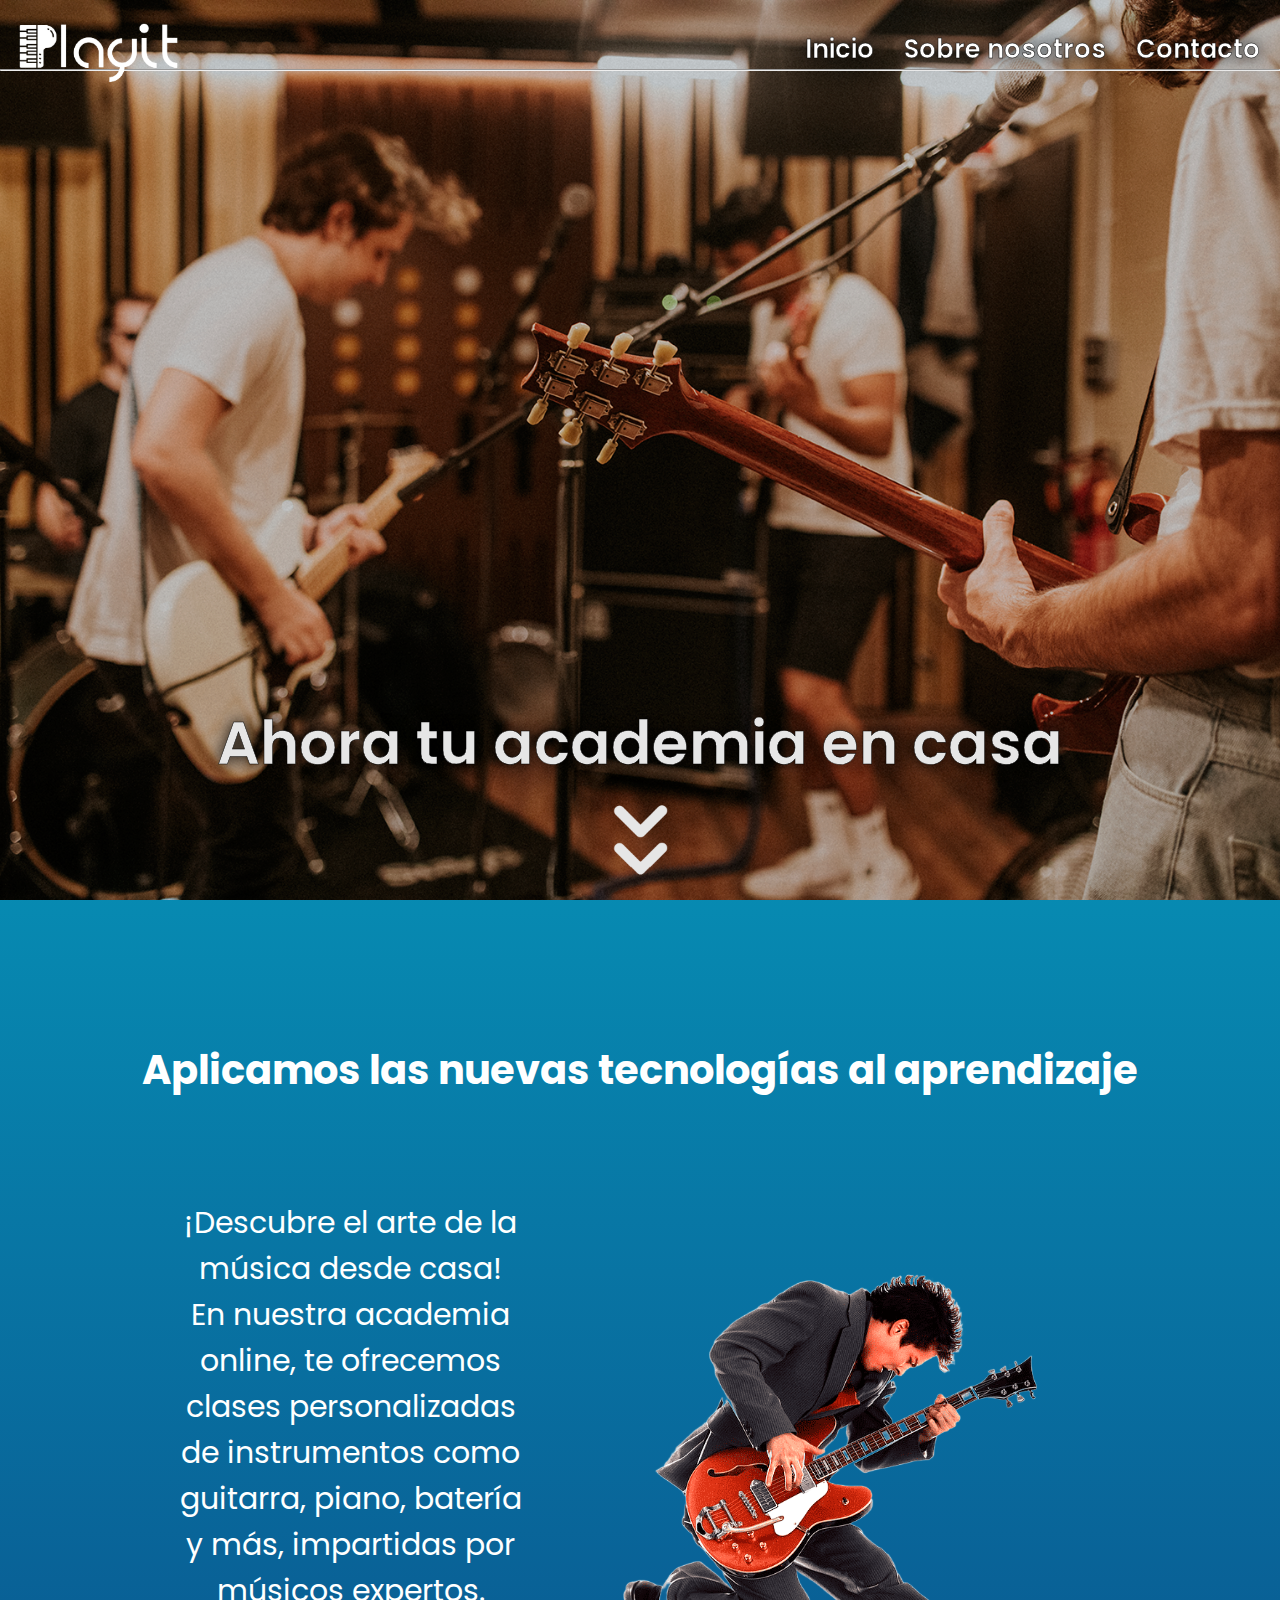
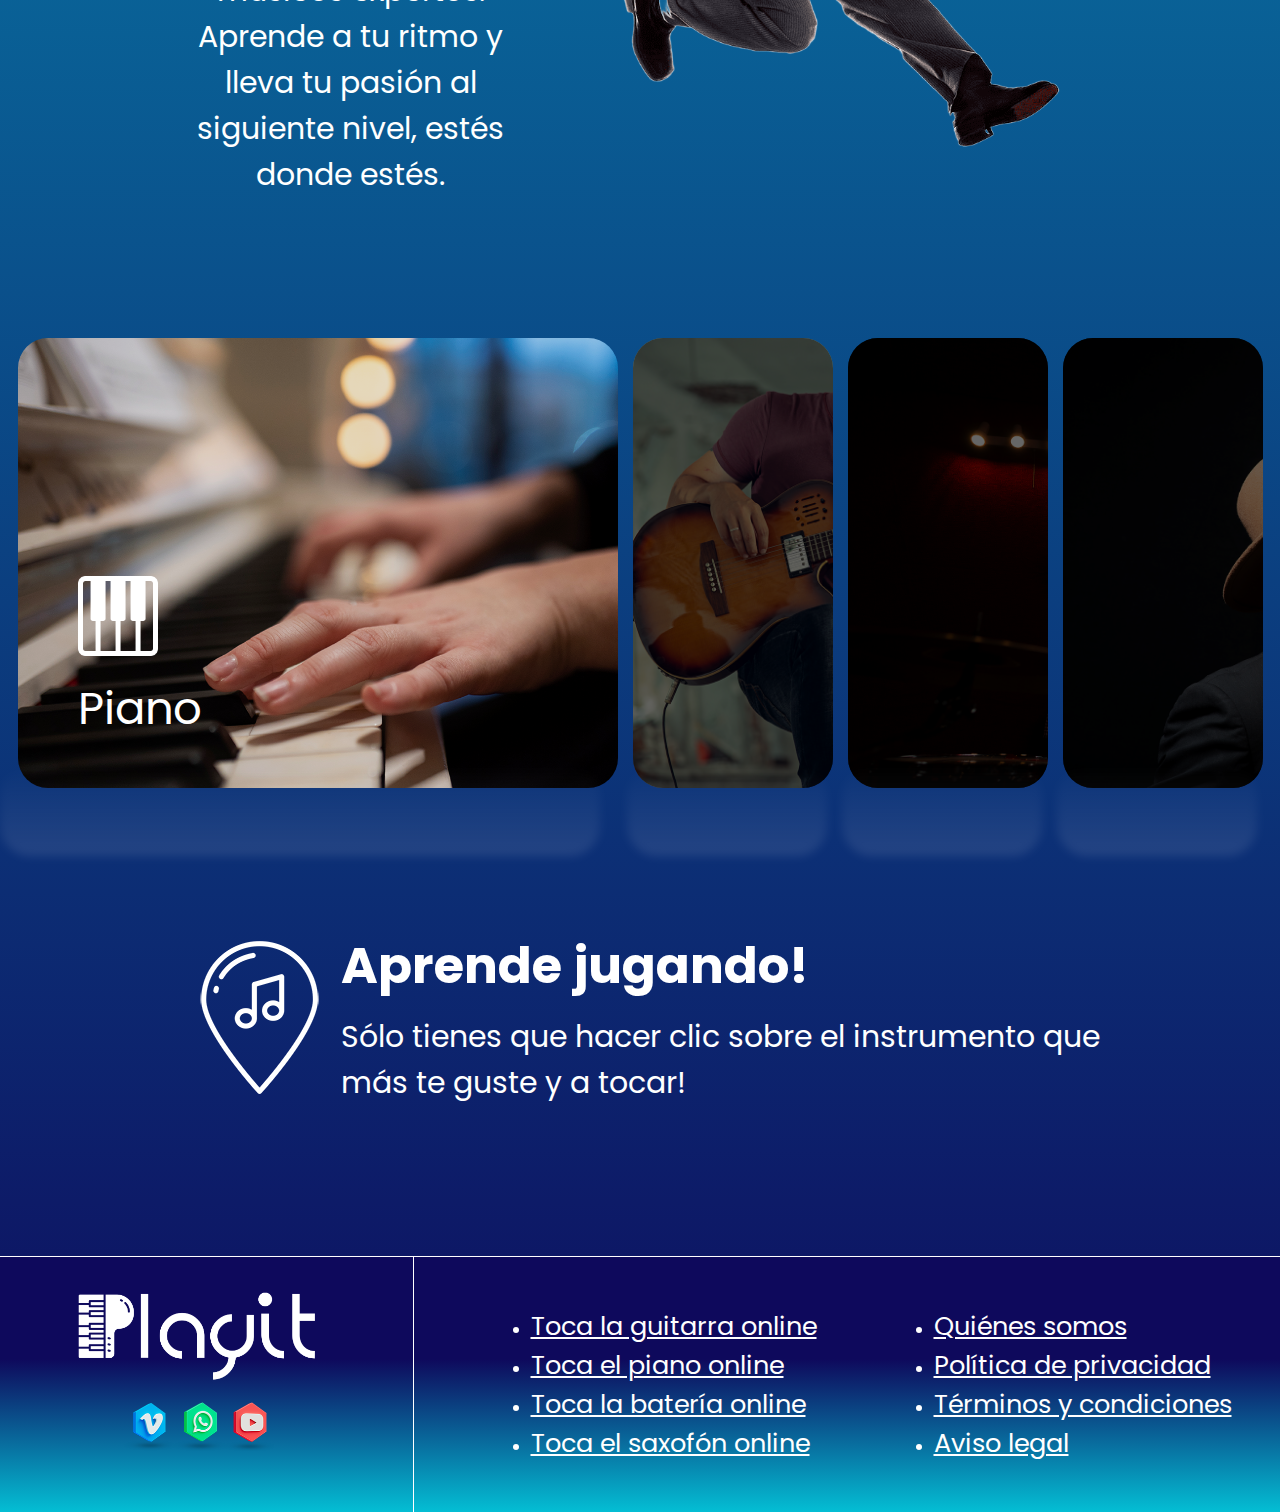
<file: index.html>
<!DOCTYPE html>
<html lang="es">

<head>
    <meta charset="UTF-8">
    <meta name="viewport" content="width=device-width, initial-scale=1.0">
    <title>Play.it</title>
    <link rel="stylesheet" href="https://cdn.jsdelivr.net/npm/bootstrap-icons@1.11.3/font/bootstrap-icons.min.css">
    <link rel="stylesheet" href="./src/css/style.css">
    <link rel="stylesheet" href="./src/css/home.css">
</head>

<body>
    <header>
        <img src="./public/img/logo_blanco.png" class="logo">
        <button class="menu-toggle"><i class="bi bi-list"></i></button>
        <nav class="nav">
            <button class="close-menu"><i class="bi bi-x"></i></button>
            <ul class="nav-links">
                <li><a href="./index.html">Inicio</a></li>
                <li><a href="./pages/about-us.html">Sobre nosotros</a></li>
                <li><a href="./pages/contact.html">Contacto</a></li>
            </ul>
        </nav>
        <hr class="divider">
    </header>
    <div class="hero">
        <p>Ahora tu academia en casa</p>
        <img class="mouse-icon" id="mouse-icon" src="./public/img/FLECHAS_HERO.png">
    </div>
    <main id="mainContent">
        <section class="schoolDescription">
            <h2>Aplicamos las nuevas tecnologías al aprendizaje</h2>
            <div class="schoolDescriptionContent">
                <p class="schoolDescriptionText">¡Descubre el arte de la música desde casa! En nuestra academia online,
                    te ofrecemos clases personalizadas de instrumentos como guitarra, piano, batería y más, impartidas
                    por músicos expertos. Aprende a tu ritmo y lleva tu pasión al siguiente nivel, estés donde estés.
                </p>
                <img src="public/img/guitarrista_home.png" class="schoolDescriptionImage">
            </div>
        </section>

        <section class="aboutInstruments">
            <div class="instrumentsCarousel">
                <a href="./pages/piano.html">
                    <article class="carouselImages selected" id="piano-carousel">
                        <div class="icon-and-text">
                            <img src="./public/img/piano_galeria.png" class="home-icons">
                            <p>Piano</p>
                        </div>
                    </article>
                </a>
                <a href="./pages/guitar.html">
                    <article class="carouselImages" id="guitar-carousel">
                        <div class="icon-and-text"><img src="public/img/icono_guitarra.png" class="home-icons">
                            <p>Guitarra</p>
                        </div>
                    </article>
                </a>
                <a href="./pages/drums.html">
                    <article class="carouselImages" id="drums-carousel">
                        <div class="icon-and-text">
                            <img src="./public/img/icono_bateria.png" class="home-icons">
                            <p>Batería</p>
                        </div>
                    </article>
                </a>
                <a href="./pages/saxo.html">
                    <article class="carouselImages" id="saxophone-carousel">
                        <div class="icon-and-text">
                            <img src="public/img/icono_saxofon.png" class="home-icons">
                            <p>Saxofón</p>
                        </div>
                    </article>
                </a>
            </div>
            <div class="aprendeJugando">
                <img src="./public/img/icono_nota_pk.png">
                <div class="aprendeJugandoText">
                    <h2>Aprende jugando!</h2>
                    <p>Sólo tienes que hacer clic sobre el instrumento que más te guste y a tocar!</p>
                </div>
            </div>

        </section>
    </main>
    <footer>
        <div class="logo-and-icons">
            <img src="./public/img/logo_blanco.png" class="logo">
            <a href="">
                <img src="./public/img/SET_ICONOS_3D_PK.png" class="socialIcons">
            </a>
        </div>
        <ul>
            <li><a href="./pages/guitar.html">Toca la guitarra online</a></li>
            <li><a href="./pages/piano.html">Toca el piano online</a></li>
            <li><a href="./pages/drums.html">Toca la batería online</a></li>
            <li><a href="./pages/saxo.html">Toca el saxofón online</a></li>
        </ul>
        <ul>
            <li><a href="./pages/about-us.html">Quiénes somos</a></li>
            <li><a href="#">Política de privacidad</a></li>
            <li><a href="#">Términos y condiciones</a></li>
            <li><a href="#">Aviso legal</a></li>
        </ul>

    </footer>
    <script src="src/js/header-scroll-and-nav.js"></script>
    <script src="src/js/home.js"></script>
</body>

</html>
</file>
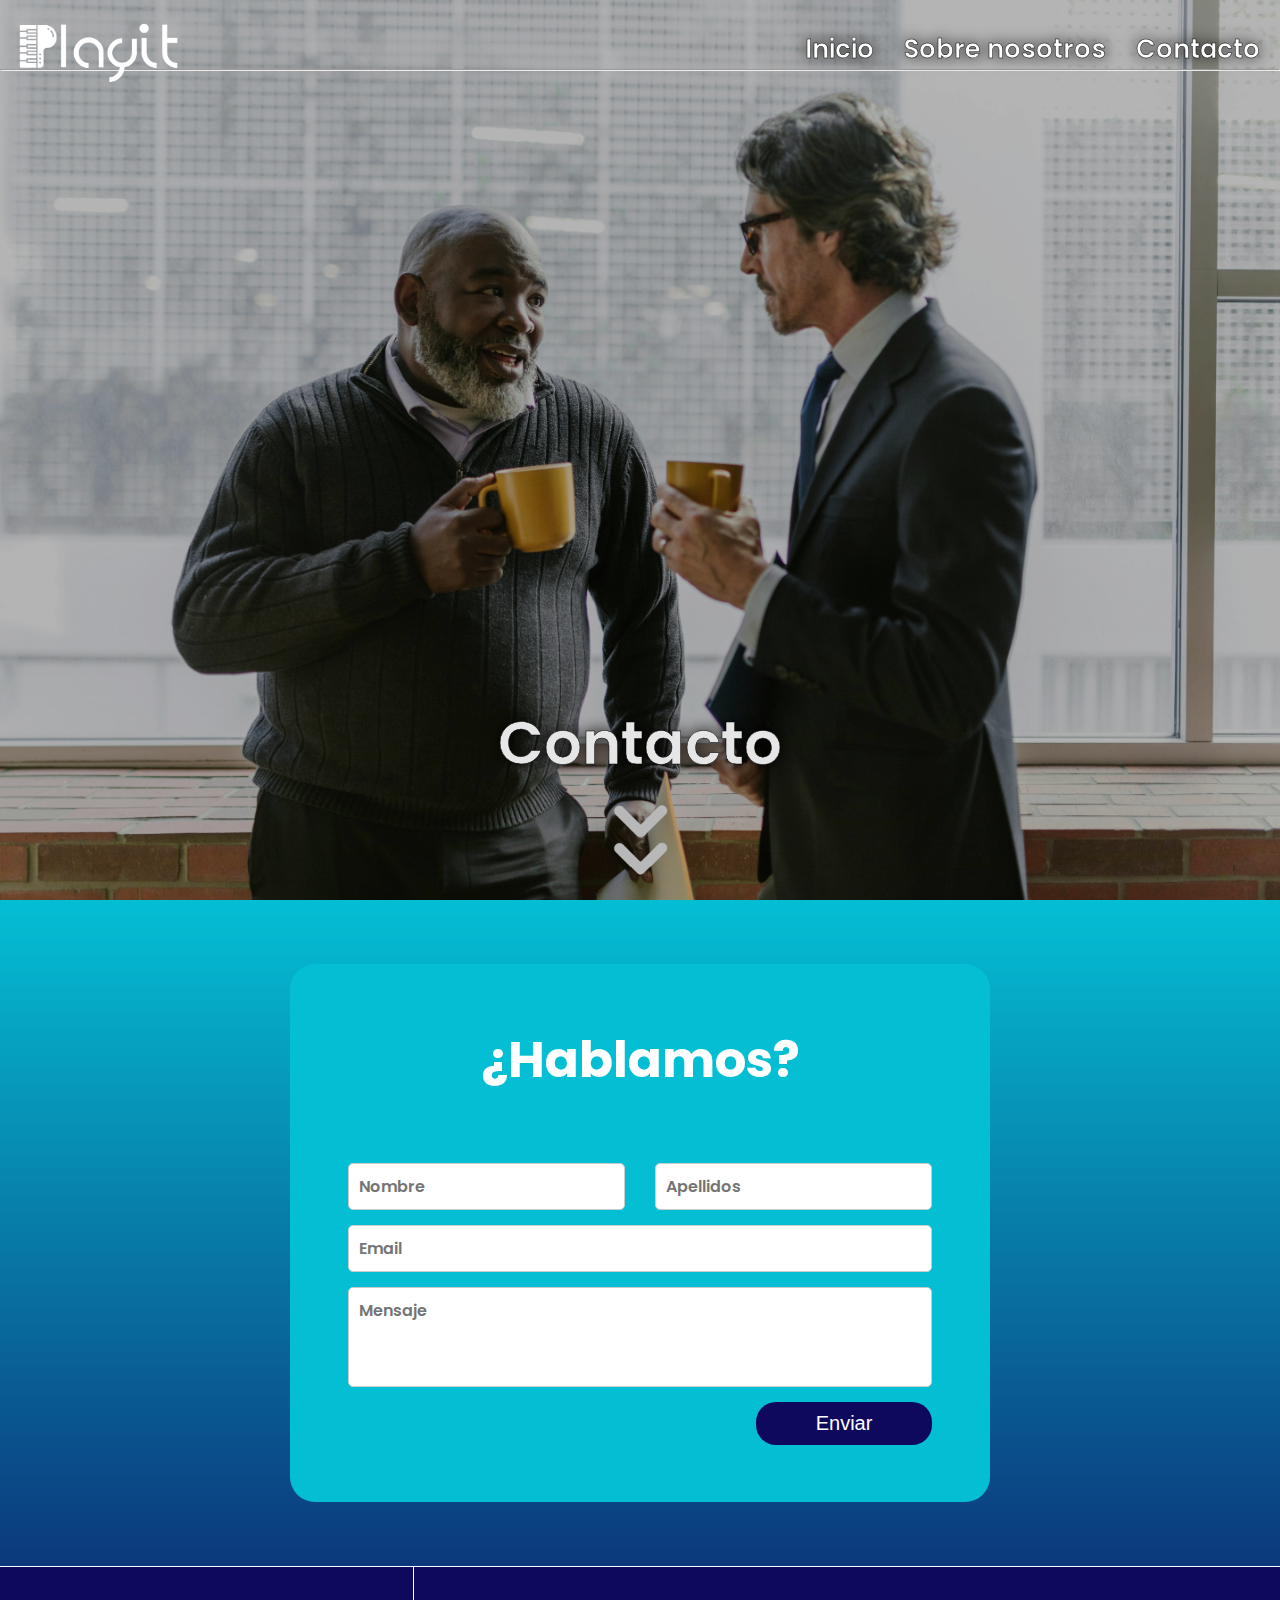
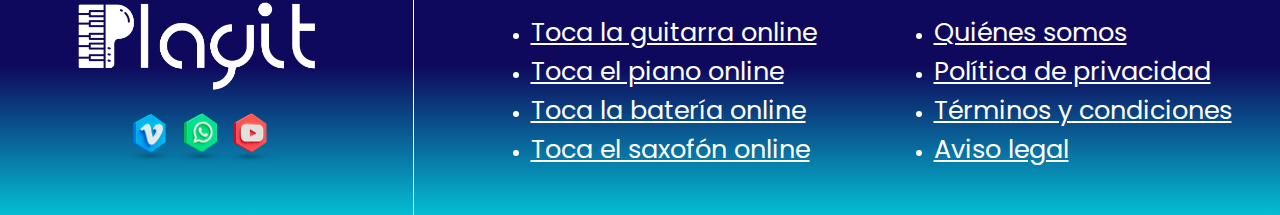
<file: pages/contact.html>
<!DOCTYPE html>
<html lang="es">

<head>
    <meta charset="UTF-8">
    <meta name="viewport" content="width=device-width, initial-scale=1.0">
    <link href="https://fonts.google.com/specimen/Poppins" rel="stylesheet">
    <link rel="stylesheet" href="../src/css/contact.css">
    <link rel="stylesheet" href="../src/css/style.css">
    <link rel="stylesheet" href="https://cdn.jsdelivr.net/npm/bootstrap-icons@1.11.3/font/bootstrap-icons.min.css">
    <title>Contacto</title>
</head>

<body>
    <header>
        <img src="../public/img/logo_blanco.png" class="logo">
        <button class="menu-toggle"><i class="bi bi-list"></i></button>
        <nav class="nav">
            <button class="close-menu"><i class="bi bi-x"></i></button>
            <ul class="nav-links">
                <li><a href="../index.html">Inicio</a></li>
                <li><a href="../pages/about-us.html">Sobre nosotros</a></li>
                <li><a href="../pages/contact.html">Contacto</a></li>
            </ul>
        </nav>
        <hr class="divider">
    </header>
    <div class="hero" id="pianoHero">
        <p>Contacto</p>
        <img class="mouse-icon" id="mouse-icon" src="../public/img/FLECHAS_HERO.png">
    </div>
    <main id="mainContent">
        <section class="content">
            <form class="form-container" id="formulario">
                <h2>¿Hablamos?</h2>
                <div class="form-row">
                    <div class="form-field">
                        <input type="text" id="nombre" name="nombre" placeholder="Nombre">
                        <span></span>
                    </div>
                    <div class="form-field">
                        <input type="text" id="apellidos" name="apellidos" placeholder="Apellidos">
                        <span></span>
                    </div>
                </div>
                <div class="form-field">
                    <input type="email" id="email" name="email" placeholder="Email">
                    <span></span>
                </div>
                <div class="form-field">
                    <textarea id="mensaje" name="mensaje" placeholder="Mensaje"></textarea>
                    <span></span>
                </div>
                <div class="form-field">
                    <button type="submit">Enviar</button>

                </div>
            </form>
        </section>
    </main>
    <footer>
        <div class="logo-and-icons">
            <img src="../public/img/logo_blanco.png" class="logo">
            <img src="../public/img/SET_ICONOS_3D_PK.png" class="socialIcons">
        </div>
        <ul>
            <li><a href="../pages/guitar.html">Toca la guitarra online</a></li>
            <li><a href="../pages/piano.html">Toca el piano online</a></li>
            <li><a href="../pages/drums.html">Toca la batería online</a></li>
            <li><a href="../pages/saxo.html">Toca el saxofón online</a></li>
        </ul>
        <ul>
            <li><a href="../pages/about-us.html">Quiénes somos</a></li>
            <li><a href="#">Política de privacidad</a></li>
            <li><a href="#">Términos y condiciones</a></li>
            <li><a href="#">Aviso legal</a></li>
        </ul>
    </footer>
    <script src="../src/js/header-scroll-and-nav.js"></script>
    <script src="../src/js/contact.js"></script>
</body>

</html>
</file>
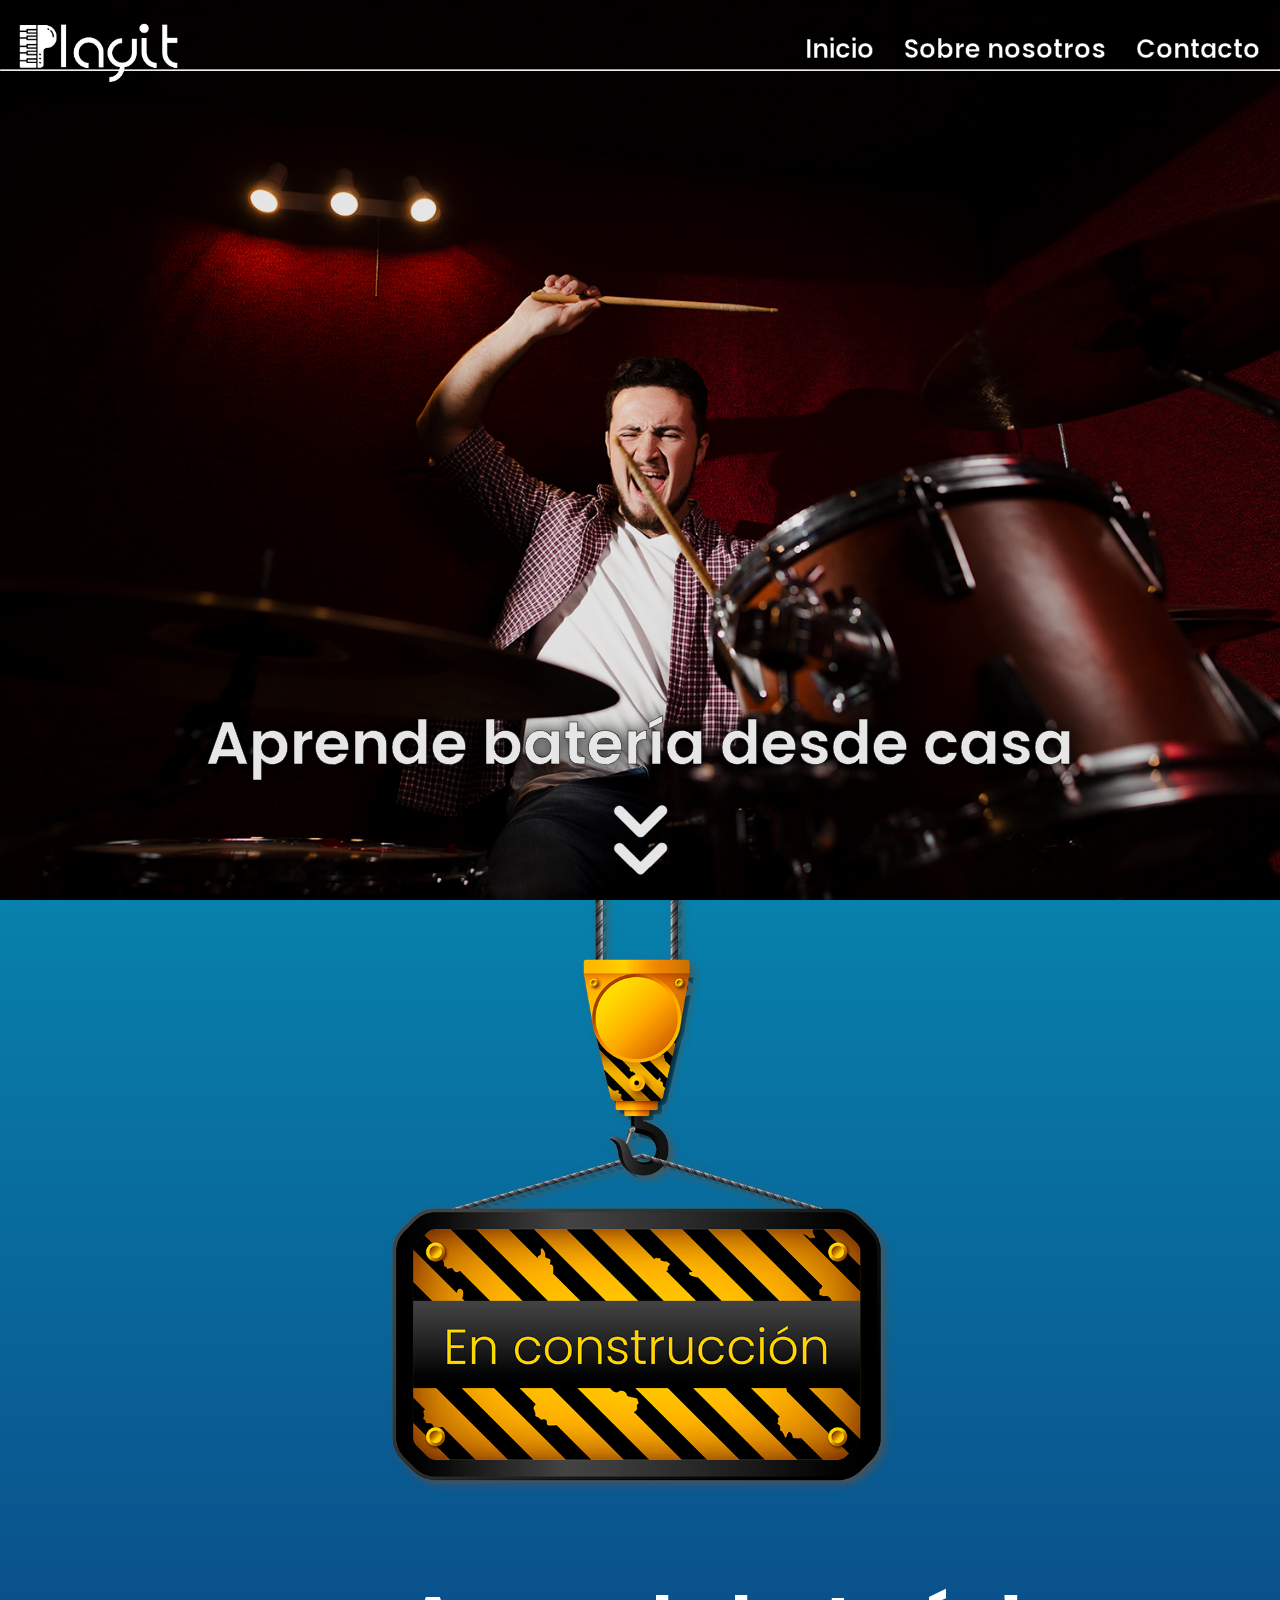
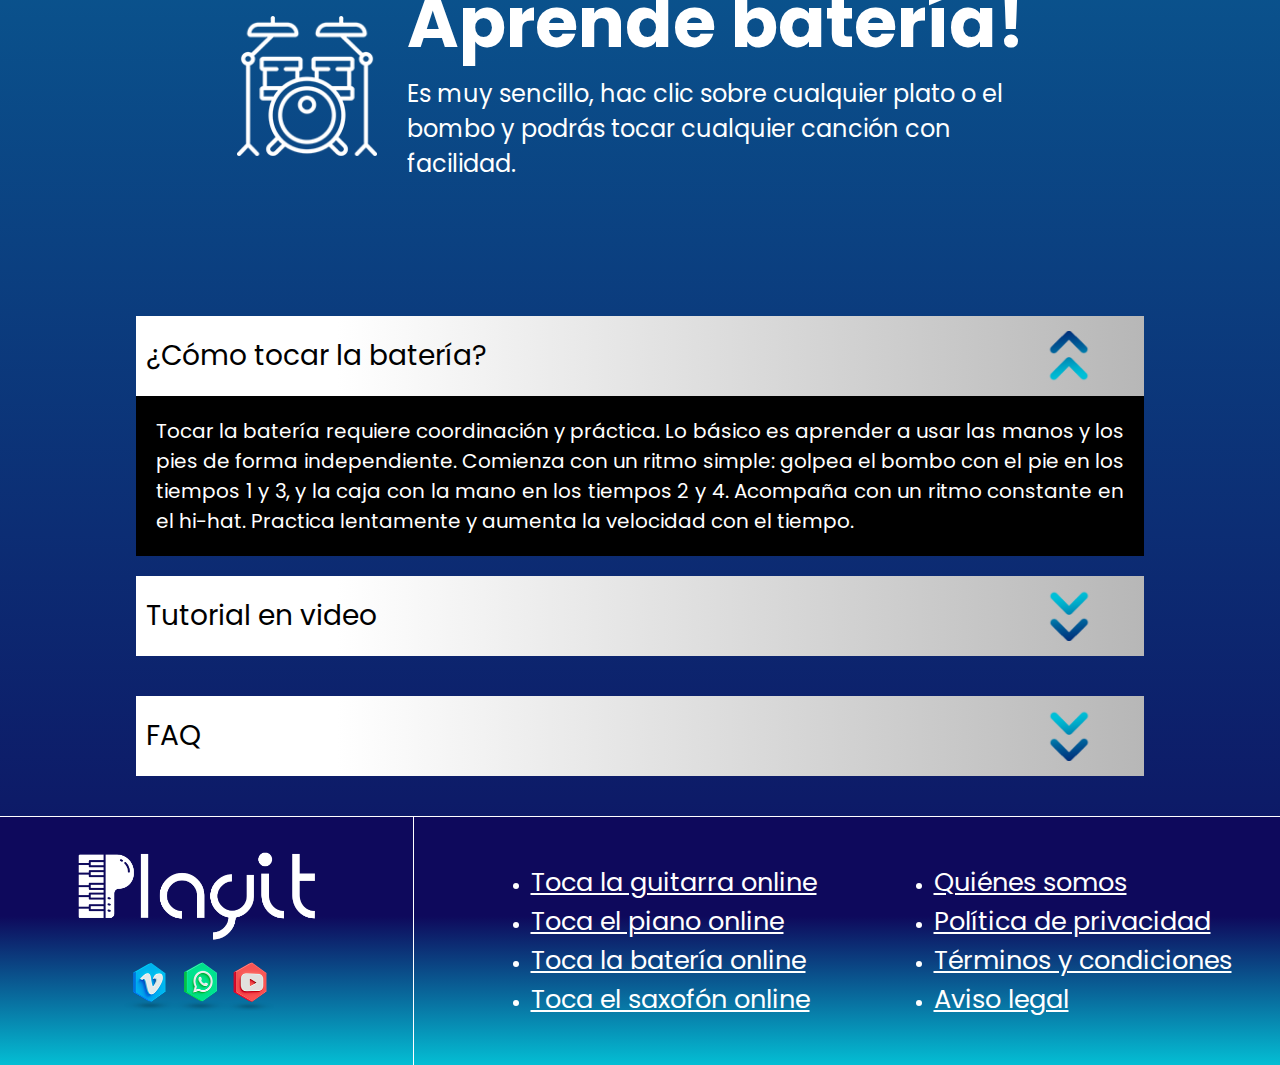
<file: pages/drums.html>
<!DOCTYPE html>
<html lang="es">

<head>
    <meta charset="UTF-8">
    <meta name="viewport" content="width=device-width, initial-scale=1.0">
    <title>Toca la Batería</title>
    <link rel="stylesheet" href="../src/css/style.css">
    <link rel="stylesheet" href="../src/css/inConstructionPage.css">
    <link rel="stylesheet" href="../src/css/underInstrument.css">
    <link rel="stylesheet" href="../src/css/style.css">
    <link rel="stylesheet" href="https://cdn.jsdelivr.net/npm/bootstrap-icons@1.11.3/font/bootstrap-icons.min.css">
</head>

<body class="body">
    <header>
        <img src="../public/img/logo_blanco.png" class="logo">
        <button class="menu-toggle"><i class="bi bi-list"></i></button>
        <nav class="nav">
            <button class="close-menu"><i class="bi bi-x"></i></button>
            <ul class="nav-links">
                <li><a href="../index.html">Inicio</a></li>
                <li><a href="../pages/about-us.html">Sobre nosotros</a></li>
                <li><a href="../pages/contact.html">Contacto</a></li>
            </ul>
        </nav>

        <hr class="divider">
    </header>
    <div class="hero" id="drumsHero">
        <p>Aprende batería desde casa</p>
        <img class="mouse-icon" id="mouse-icon" src="../public/img/FLECHAS_HERO.png">
    </div>
    <main id="mainContent">
        <section class="content">
            <img class="inConstructionImg" src="../public/img/en_construccion.png"
                alt="Grua sujetando un cartel que pone en construcción.">
            <section class="infoSection">
                <img class="instrumentIcon" src="../public/img/icono_bateria.png" alt="icono de una batería.">
                <div class="text-content">
                    <h2>Aprende batería!</h2>
                    <p>Es muy sencillo, hac clic sobre cualquier plato o el bombo y podrás tocar cualquier canción con
                        facilidad.</p>
                </div>
            </section>
            <div class="accordion">
                <div class="accordion-item active">
                    <div class="accordion-header">¿Cómo tocar la batería?</div>
                    <div class="accordion-content">
                        <p>Tocar la batería requiere coordinación y práctica. Lo básico es aprender a usar las manos y
                            los
                            pies de forma independiente. Comienza con un ritmo simple: golpea el bombo con el pie en los
                            tiempos 1 y 3, y la caja con la mano en los tiempos 2 y 4. Acompaña con un ritmo constante
                            en el
                            hi-hat. Practica lentamente y aumenta la velocidad con el tiempo.</p>
                    </div>
                </div>

                <div class="accordion-item">
                    <div class="accordion-header">Tutorial en video</div>
                    <div class="accordion-content">
                        <p>A veces, aprender con ejemplos visuales es lo mejor. Aquí tienes un tutorial en video que te
                            enseñará los fundamentos de la batería, desde la postura correcta hasta tus primeros ritmos
                            básicos. ¡Sigue el paso a paso y comienza a tocar!</p>
                        <iframe width="560" height="315"
                            src="https://www.youtube.com/embed/HqQT28ro4q8?si=RssRXq1LiCIxi96Y"
                            title="YouTube video player" frameborder="0"
                            allow="accelerometer; autoplay; clipboard-write; encrypted-media; gyroscope; picture-in-picture; web-share"
                            referrerpolicy="strict-origin-when-cross-origin" allowfullscreen></iframe>
                    </div>
                </div>
                <div class="accordion-item">
                    <div class="accordion-header">FAQ</div>
                    <div class="accordion-content">
                        <p><strong>- ¿Necesito una batería para aprender a tocar?</strong><br>
                            No necesariamente. Puedes empezar practicando con una batería virtual o incluso con una mesa
                            y
                            tus manos para entrenar la coordinación.<br>
                            <br>
                            <strong>- ¿Cuánto tiempo se tarda en aprender?</strong><br>
                            Depende del tiempo que dediques a practicar. Con unos 15-30 minutos al día, puedes ver
                            progresos
                            en pocas semanas.<br>
                            <br>
                            <strong>- ¿Es necesario leer partituras para tocar la batería?</strong><br>
                            No es obligatorio, pero puede ayudarte a aprender ritmos más rápido y mejorar tu precisión.
                        </p>
                    </div>
                </div>
            </div>
        </section>
    </main>
    <footer>
        <div class="logo-and-icons">
            <img src="../public/img/logo_blanco.png" class="logo">
            <img src="../public/img/SET_ICONOS_3D_PK.png" class="socialIcons">
        </div>
        <ul>
            <li><a href="../pages/guitar.html">Toca la guitarra online</a></li>
            <li><a href="../pages/piano.html">Toca el piano online</a></li>
            <li><a href="../pages/drums.html">Toca la batería online</a></li>
            <li><a href="../pages/saxo.html">Toca el saxofón online</a></li>
        </ul>
        <ul>
            <li><a href="../pages/about-us.html">Quiénes somos</a></li>
            <li><a href="#">Política de privacidad</a></li>
            <li><a href="#">Términos y condiciones</a></li>
            <li><a href="#">Aviso legal</a></li>
        </ul>

    </footer>
    <script src="../src/js/accordion.js"></script>
    <script src="../src/js/header-scroll-and-nav.js"></script>
</body>

</html>
</file>
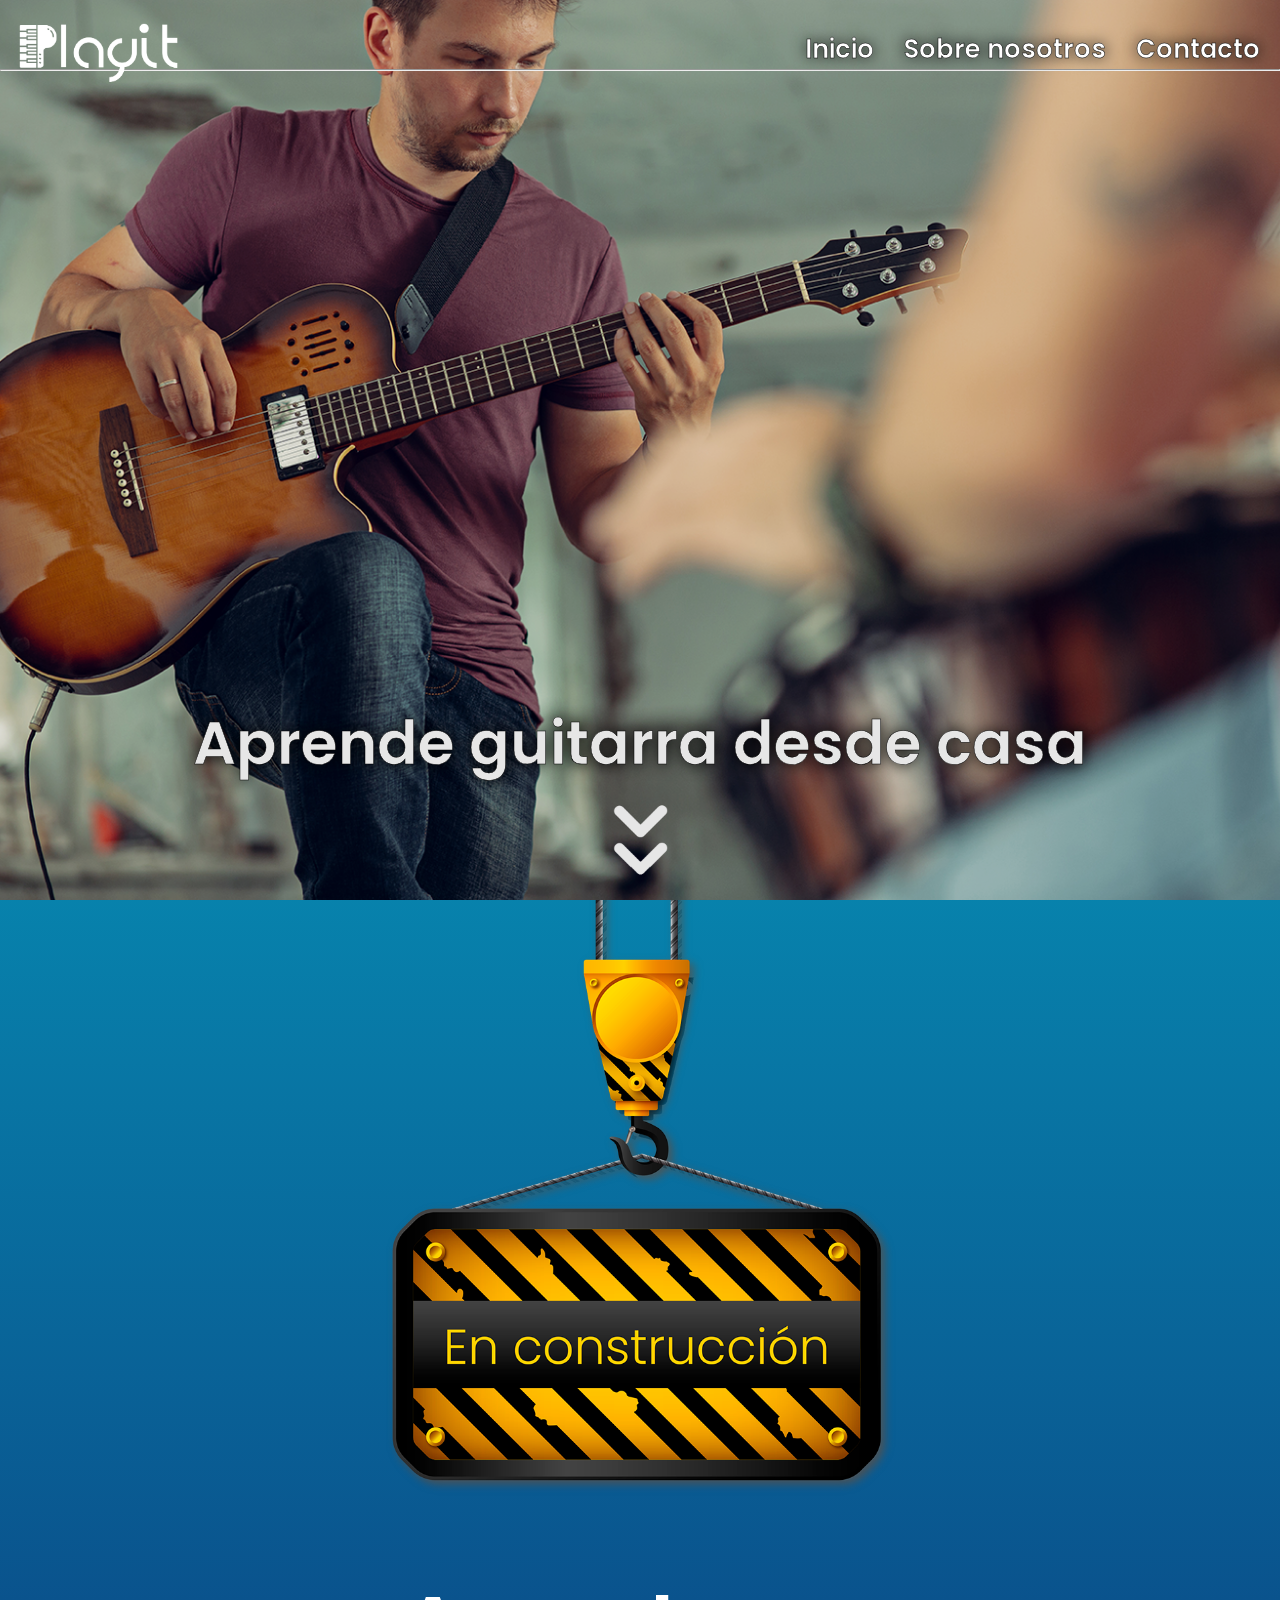
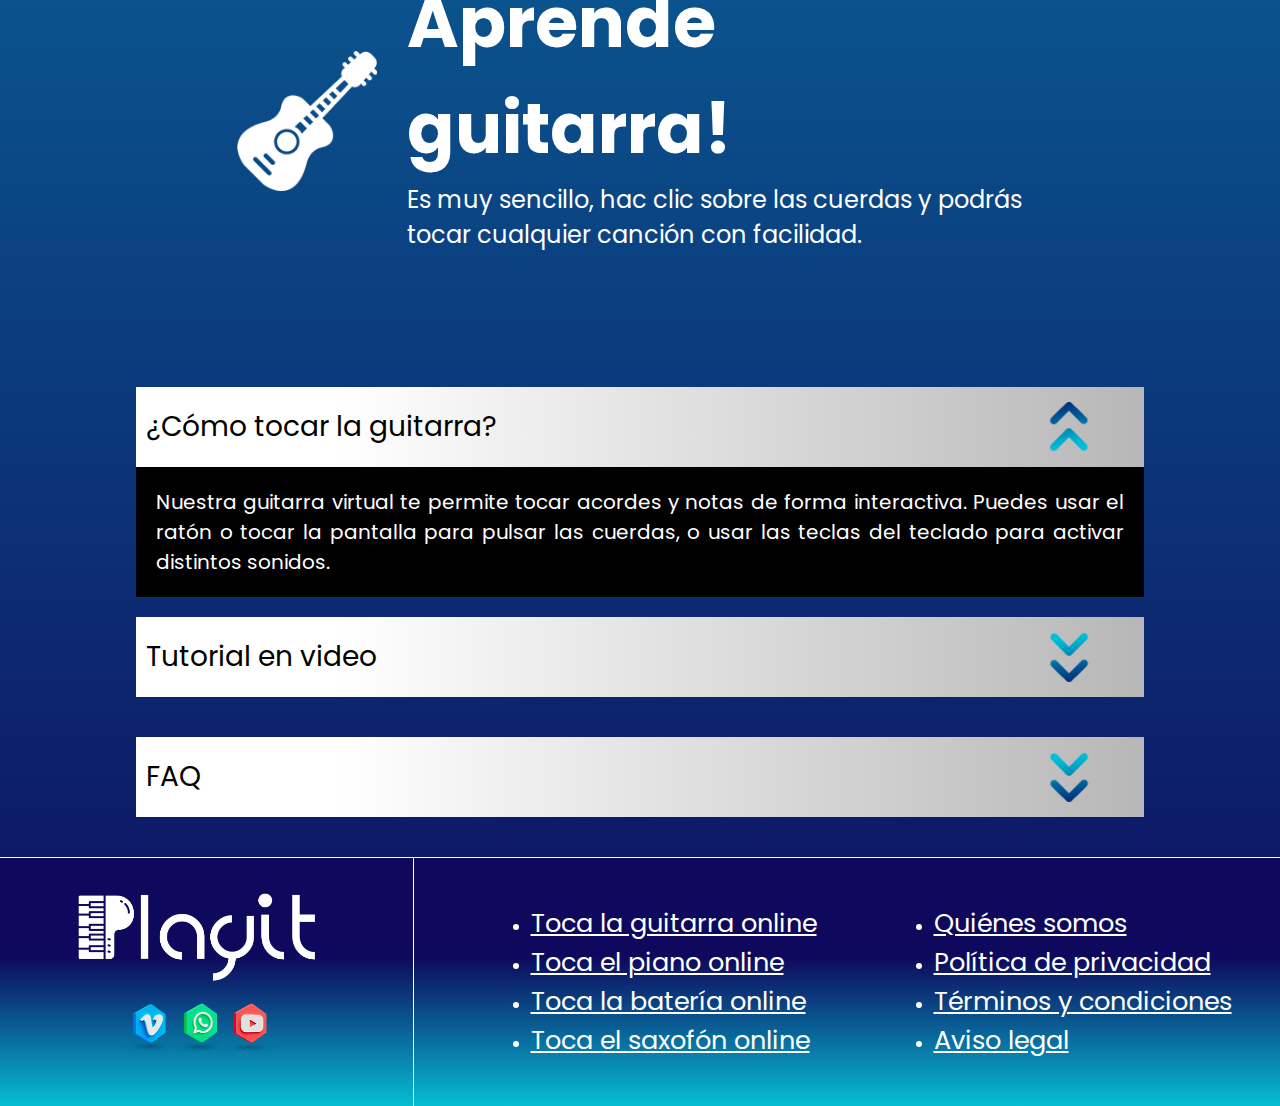
<file: pages/guitar.html>
<!DOCTYPE html>
<html lang="es">

<head>
    <meta charset="UTF-8">
    <meta name="viewport" content="width=device-width, initial-scale=1.0">
    <title>Toca la Guitarra</title>
    <link rel="stylesheet" href="../src/css/style.css">
    <link rel="stylesheet" href="../src/css/inConstructionPage.css">
    <link rel="stylesheet" href="../src/css/underInstrument.css">
    <link rel="stylesheet" href="../src/css/style.css">
    <link rel="stylesheet" href="https://cdn.jsdelivr.net/npm/bootstrap-icons@1.11.3/font/bootstrap-icons.min.css">
</head>


<body class="body">
    <header>
        <img src="../public/img/logo_blanco.png" class="logo">
        <button class="menu-toggle"><i class="bi bi-list"></i></button>
        <nav class="nav">
            <button class="close-menu"><i class="bi bi-x"></i></button>
            <ul class="nav-links">
                <li><a href="../index.html">Inicio</a></li>
                <li><a href="../pages/about-us.html">Sobre nosotros</a></li>
                <li><a href="../pages/contact.html">Contacto</a></li>
            </ul>
        </nav>

        <hr class="divider">
    </header>
    <div class="hero" id="guitarHero">
        <p>Aprende guitarra desde casa</p>
        <img class="mouse-icon" id="mouse-icon" src="../public/img/FLECHAS_HERO.png">
    </div>
    <main id="mainContent">
    <section class="content">
        <img class="inConstructionImg" src="../public/img/en_construccion.png"
            alt="Grua sujetando un cartel que pone en construcción.">
        <section class="infoSection">
            <img class="instrumentIcon" src="../public/img/icono_guitarra.png" alt="icono de una batería.">
            <div class="text-content">
                <h2>Aprende guitarra!</h2>
                <p>Es muy sencillo, hac clic sobre las cuerdas y podrás tocar cualquier canción con facilidad.</p>
            </div>
        </section>
        <div class="accordion">
            <div class="accordion-item active">
                <div class="accordion-header">¿Cómo tocar la guitarra?</div>
                <div class="accordion-content">
                    <p>Nuestra guitarra virtual te permite tocar acordes y notas de forma interactiva. Puedes usar el
                        ratón o tocar la pantalla para pulsar las cuerdas, o usar las teclas del teclado para activar
                        distintos sonidos.</p>
                </div>
            </div>

            <div class="accordion-item">
                <div class="accordion-header">Tutorial en video</div>
                <div class="accordion-content">
                    <p>Descubre en este video cómo usar la guitarra virtual, desde tocar acordes hasta interpretar
                        canciones completas.</p>
                    <iframe width="560" height="315" src="https://www.youtube.com/embed/eJGs9_kgRyg?si=LNGpfQlo0WjpF2dx"
                        title="YouTube video player" frameborder="0"
                        allow="accelerometer; autoplay; clipboard-write; encrypted-media; gyroscope; picture-in-picture; web-share"
                        referrerpolicy="strict-origin-when-cross-origin" allowfullscreen></iframe>
                </div>
            </div>
            <div class="accordion-item">
                <div class="accordion-header">FAQ</div>
                <div class="accordion-content">
                    <p><strong>- ¿Necesito una guitarra real para aprender a tocar?</strong><br>
                        No, la guitarra virtual te permite familiarizarte con los acordes y la digitación sin necesidad
                        de un instrumento físico.<br>
                        <br>
                        <strong>- ¿Puedo tocar varias notas a la vez?</strong><br>
                        Sí, puedes hacer clic en varias cuerdas o pulsar varias teclas al mismo tiempo para formar
                        acordes o melodías.<br>
                        <br>
                        <strong>- ¿Cómo sé qué teclas del teclado corresponden a cada nota?</strong><br>
                        Cada tecla del ordenador está asignada a una nota específica. Puedes consultar la guía en
                        pantalla para ver la correspondencia.<br>
                        <br>
                        <strong>- ¿Hay latencia en el sonido?</strong><br>
                        Depende de tu dispositivo y navegador. Para mejor rendimiento, usa Google Chrome o Firefox
                        actualizados.
                    </p>
                </div>
            </div>
        </div>
    </section>
</main>
    <footer>
        <div class="logo-and-icons">
            <img src="../public/img/logo_blanco.png" class="logo">
            <img src="../public/img/SET_ICONOS_3D_PK.png" class="socialIcons">
        </div>
        <ul>
            <li><a href="../pages/guitar.html">Toca la guitarra online</a></li>
            <li><a href="../pages/piano.html">Toca el piano online</a></li>
            <li><a href="../pages/drums.html">Toca la batería online</a></li>
            <li><a href="../pages/saxo.html">Toca el saxofón online</a></li>
        </ul>
        <ul>
            <li><a href="../pages/about-us.html">Quiénes somos</a></li>
            <li><a href="#">Política de privacidad</a></li>
            <li><a href="#">Términos y condiciones</a></li>
            <li><a href="#">Aviso legal</a></li>
        </ul>

    </footer>
    <script src="../src/js/accordion.js"></script>
    <script src="../src/js/header-scroll-and-nav.js"></script>
</body>

</html>
</file>
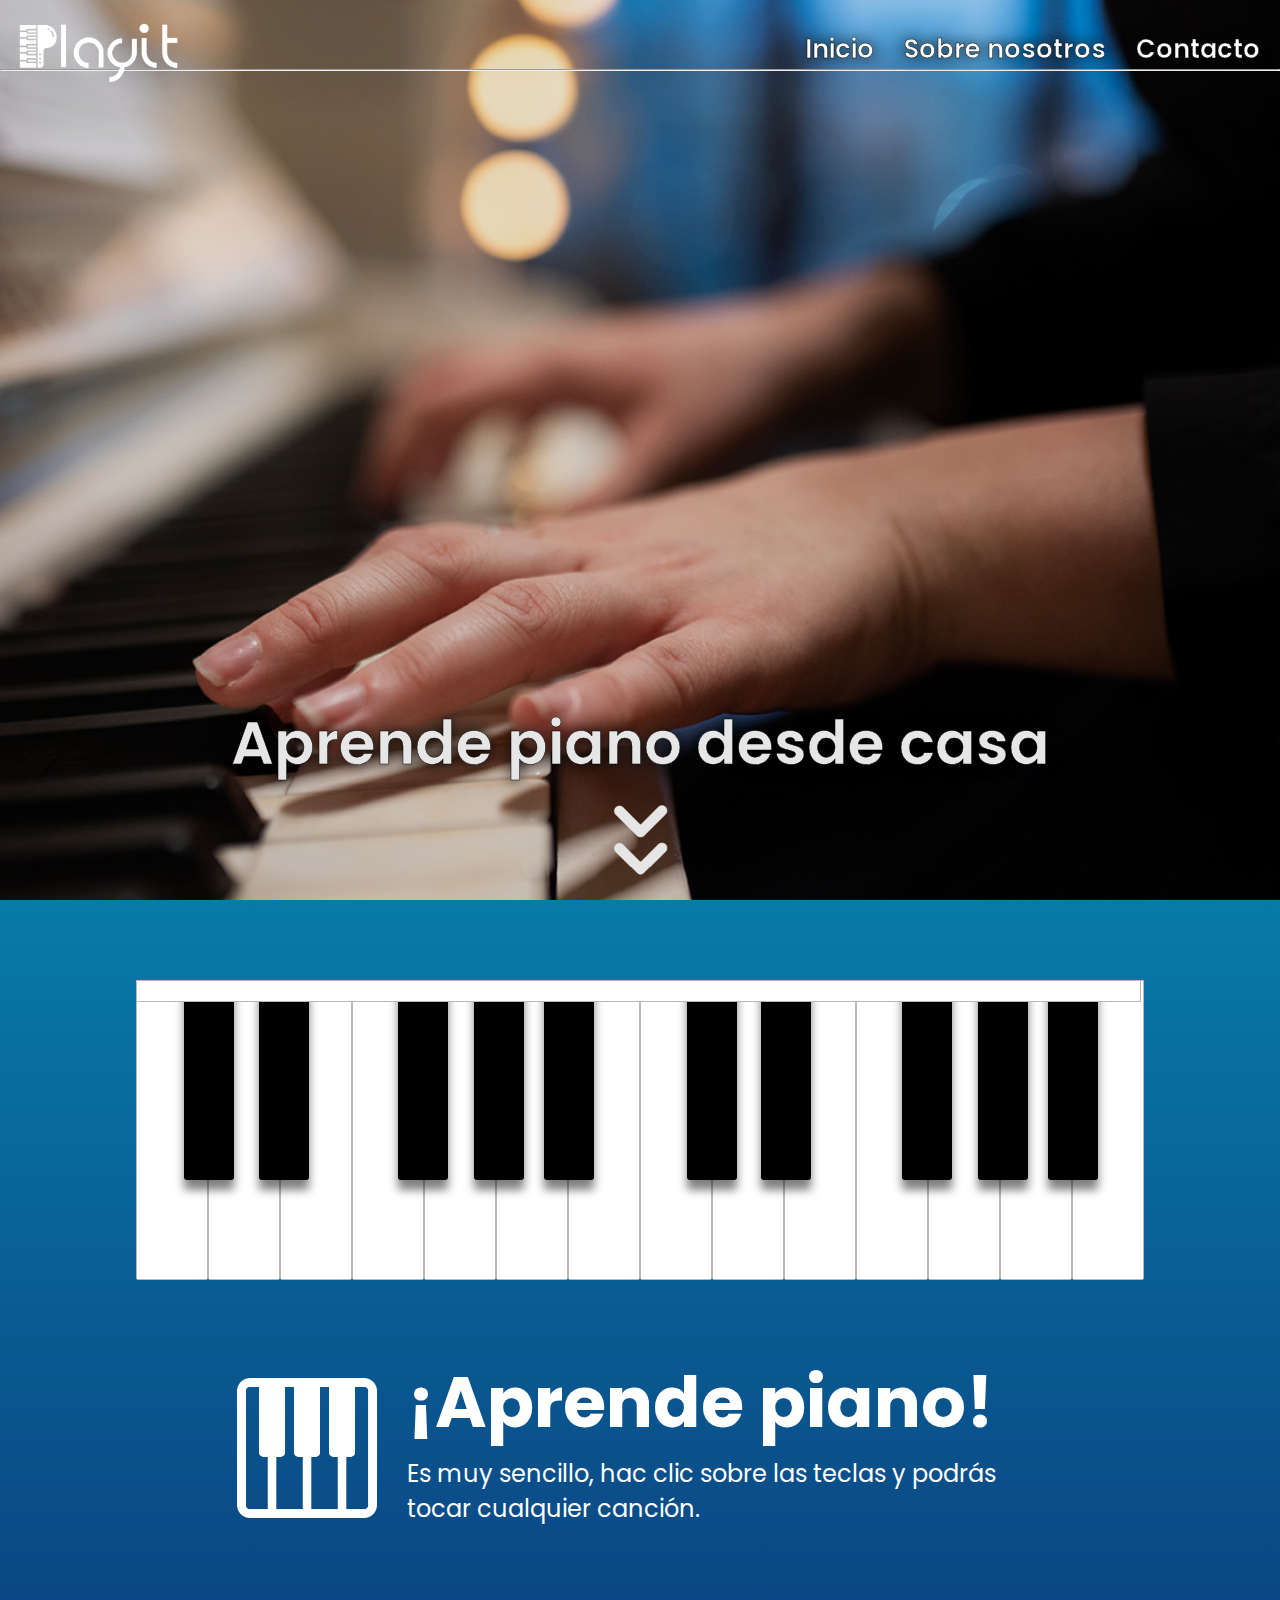
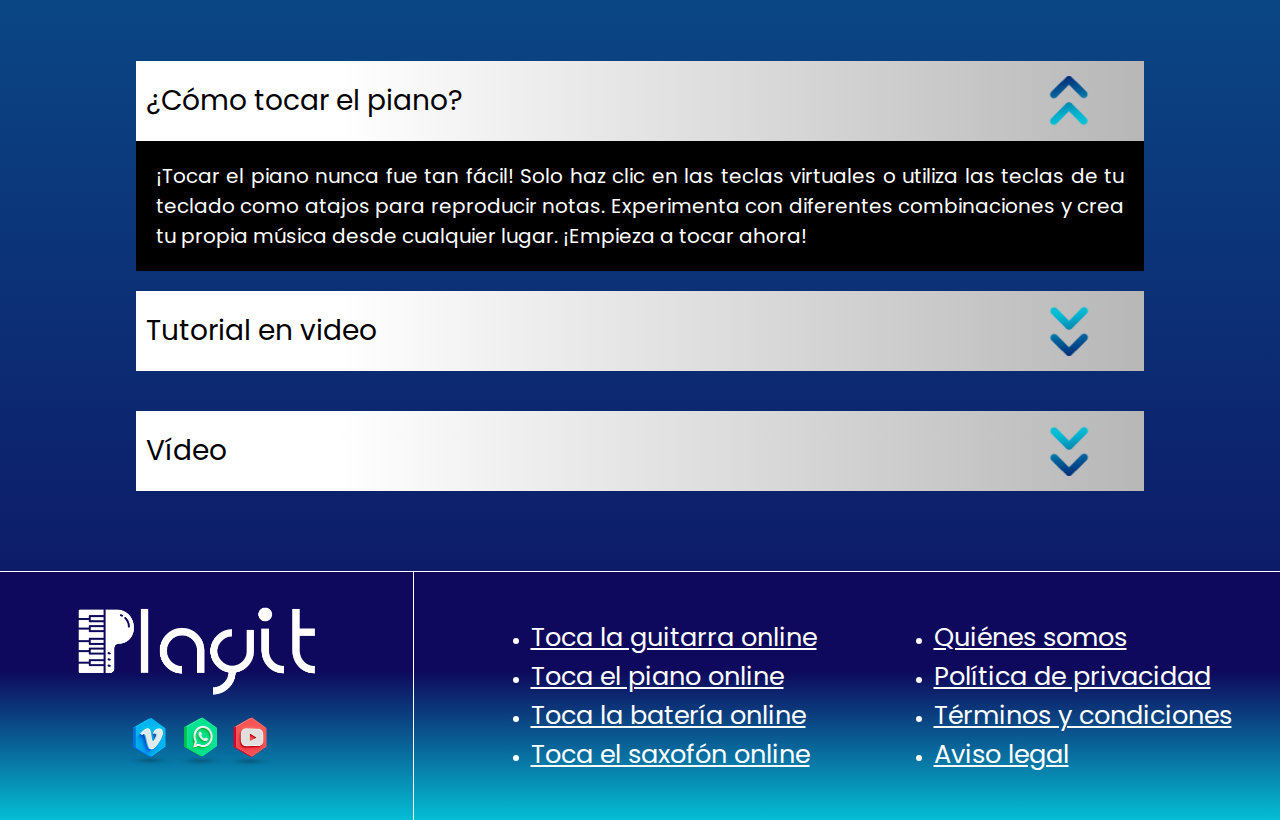
<file: pages/piano.html>
<!DOCTYPE html>
<html lang="es">

<head>
    <meta charset="UTF-8">
    <meta name="viewport" content="width=device-width, initial-scale=1.0">
    <title>Toca el Piano</title>
    <link rel="stylesheet" href="../src/css/style.css">
    <link rel="stylesheet" href="../src/css/pianoPage.css">
    <link rel="stylesheet" href="../src/css/underInstrument.css">
    <link rel="stylesheet" href="https://cdn.jsdelivr.net/npm/bootstrap-icons@1.11.3/font/bootstrap-icons.min.css">
</head>

<body class="pianoBody">
    <header>
        <img src="../public/img/logo_blanco.png" class="logo">
        <button class="menu-toggle"><i class="bi bi-list"></i></button>
        <nav class="nav">
            <button class="close-menu"><i class="bi bi-x"></i></button>
            <ul class="nav-links">
                <li><a href="../index.html">Inicio</a></li>
                <li><a href="../pages/about-us.html">Sobre nosotros</a></li>
                <li><a href="../pages/contact.html">Contacto</a></li>
            </ul>
        </nav>
        <hr class="divider">
    </header>
    <div class="hero" id="pianoHero">
        <p>Aprende piano desde casa</p>
        <img class="mouse-icon" id="mouse-icon" src="../public/img/FLECHAS_HERO.png">
    </div>
    <main id="mainContent">
        <section class="content">
            <div class="piano-container">
                <div id="piano">
                    <div class="white-keys">
                        <!-- Primera octava -->
                        <div class="white-key" data-note="Do" data-key="a" data-keycode="65"></div>
                        <div class="white-key" data-note="Re" data-key="s" data-keycode="83"></div>
                        <div class="white-key" data-note="Mi" data-key="d" data-keycode="68"></div>
                        <div class="white-key" data-note="Fa" data-key="f" data-keycode="70"></div>
                        <div class="white-key" data-note="Sol" data-key="g" data-keycode="71"></div>
                        <div class="white-key" data-note="La" data-key="h" data-keycode="72"></div>
                        <div class="white-key" data-note="Si" data-key="j" data-keycode="74"></div>
                        <!-- Segunda Octava -->
                        <div class="white-key" data-note="Do2" data-key="k" data-keycode="75"></div>
                        <div class="white-key" data-note="Re2" data-key="l" data-keycode="76"></div>
                        <div class="white-key" data-note="Mi2" data-key="." data-keycode="190"></div>
                        <div class="white-key" data-note="Fa2" data-key="´" data-keycode="222"></div>
                        <div class="white-key" data-note="Sol2" data-key="z" data-keycode="90"></div>
                        <div class="white-key" data-note="La2" data-key="x" data-keycode="88"></div>
                        <div class="white-key" data-note="Si2" data-key="c" data-keycode="67"></div>
                    </div>
                    <div class="black-keys-container">
                        <!-- Primera octava -->
                        <div class="black-key" data-note="Do#" data-key="w" data-keycode="87"></div>
                        <div class="black-key" data-note="Re#" data-key="e" data-keycode="69"></div>
                        <div class="black-key" data-note="Fa#" data-key="t" data-keycode="84"></div>
                        <div class="black-key" data-note="Sol#" data-key="y" data-keycode="89"></div>
                        <div class="black-key" data-note="La#" data-key="u" data-keycode="85"></div>
                        <!-- Segunda octava -->
                        <div class="black-key" data-note="Do#2" data-key="i" data-keycode="73"></div>
                        <div class="black-key" data-note="Re#2" data-key="o" data-keycode="79"></div>
                        <div class="black-key" data-note="Fa#2" data-key="p" data-keycode="80"></div>
                        <div class="black-key" data-note="Sol#2" data-key="`" data-keycode="219"></div>
                        <div class="black-key" data-note="La#2" data-key="+" data-keycode="187"></div>
                    </div>
                </div>
            </div>
            <div class="rotate-screen">
                <i class="bi bi-phone-flip"></i>
                <p>¡Gira tu dispositivo para jugar!</p>
            </div>
            <section class="infoSection">
                <img class="instrumentIcon" src="../public/img/piano_galeria.png" alt="icono de un piano">
                <div class="text-content">
                    <h2>¡Aprende piano!</h2>
                    <p>Es muy sencillo, hac clic sobre las teclas y podrás tocar cualquier canción.</p>
                </div>
            </section>
            <section class="accordion">
                <div class="accordion-item active">
                    <div class="accordion-header">¿Cómo tocar el piano?</div>
                    <div class="accordion-content">
                        <p>¡Tocar el piano nunca fue tan fácil! Solo haz clic en las teclas virtuales o utiliza las
                            teclas
                            de tu teclado como atajos para reproducir notas. Experimenta con diferentes combinaciones y
                            crea
                            tu propia música desde cualquier lugar. ¡Empieza a tocar ahora!</p>
                    </div>
                </div>

                <div class="accordion-item">
                    <div class="accordion-header">Tutorial en video</div>
                    <div class="accordion-content">
                        <p>Aprende los conceptos básicos del piano con nuestro tutorial interactivo. Descubre cómo tocar
                            escalas, acordes y canciones sencillas paso a paso, ¡perfecto para principiantes! Explora
                            este
                            recurso para dominar las notas y mejorar tu técnica rápidamente.</p>
                        <iframe width="560" height="315"
                            src="https://www.youtube.com/embed/kAALQ4JEY6c?si=kIwflaZiX8l9Otfc"
                            title="YouTube video player" frameborder="0"
                            allow="accelerometer; autoplay; clipboard-write; encrypted-media; gyroscope; picture-in-picture; web-share"
                            referrerpolicy="strict-origin-when-cross-origin" allowfullscreen></iframe>
                    </div>
                </div>
                <div class="accordion-item">
                    <div class="accordion-header">Vídeo</div>
                    <div class="accordion-content">
                        <p>¿Prefieres aprender viendo? Mira nuestro video exclusivo donde te mostramos cómo aprovechar
                            al
                            máximo este piano virtual. Desde las notas más simples hasta consejos para tocar como un
                            profesional. ¡Dale play y disfruta!</p>
                    </div>
                </div>
            </section>
        </section>
    </main>
    <footer>
        <div class="logo-and-icons">
            <img src="../public/img/logo_blanco.png" class="logo">
            <img src="../public/img/SET_ICONOS_3D_PK.png" class="socialIcons">
        </div>
        <ul>
            <li><a href="../pages/guitar.html">Toca la guitarra online</a></li>
            <li><a href="../pages/piano.html">Toca el piano online</a></li>
            <li><a href="../pages/drums.html">Toca la batería online</a></li>
            <li><a href="../pages/saxo.html">Toca el saxofón online</a></li>
        </ul>
        <ul>
            <li><a href="../pages/about-us.html">Quiénes somos</a></li>
            <li><a href="#">Política de privacidad</a></li>
            <li><a href="#">Términos y condiciones</a></li>
            <li><a href="#">Aviso legal</a></li>
        </ul>
    </footer>
    <script src="../src/js/instrument.js"></script>
    <script src="../src/js/accordion.js"></script>
    <script src="../src/js/header-scroll-and-nav.js"></script>
</body>

</html>
</file>
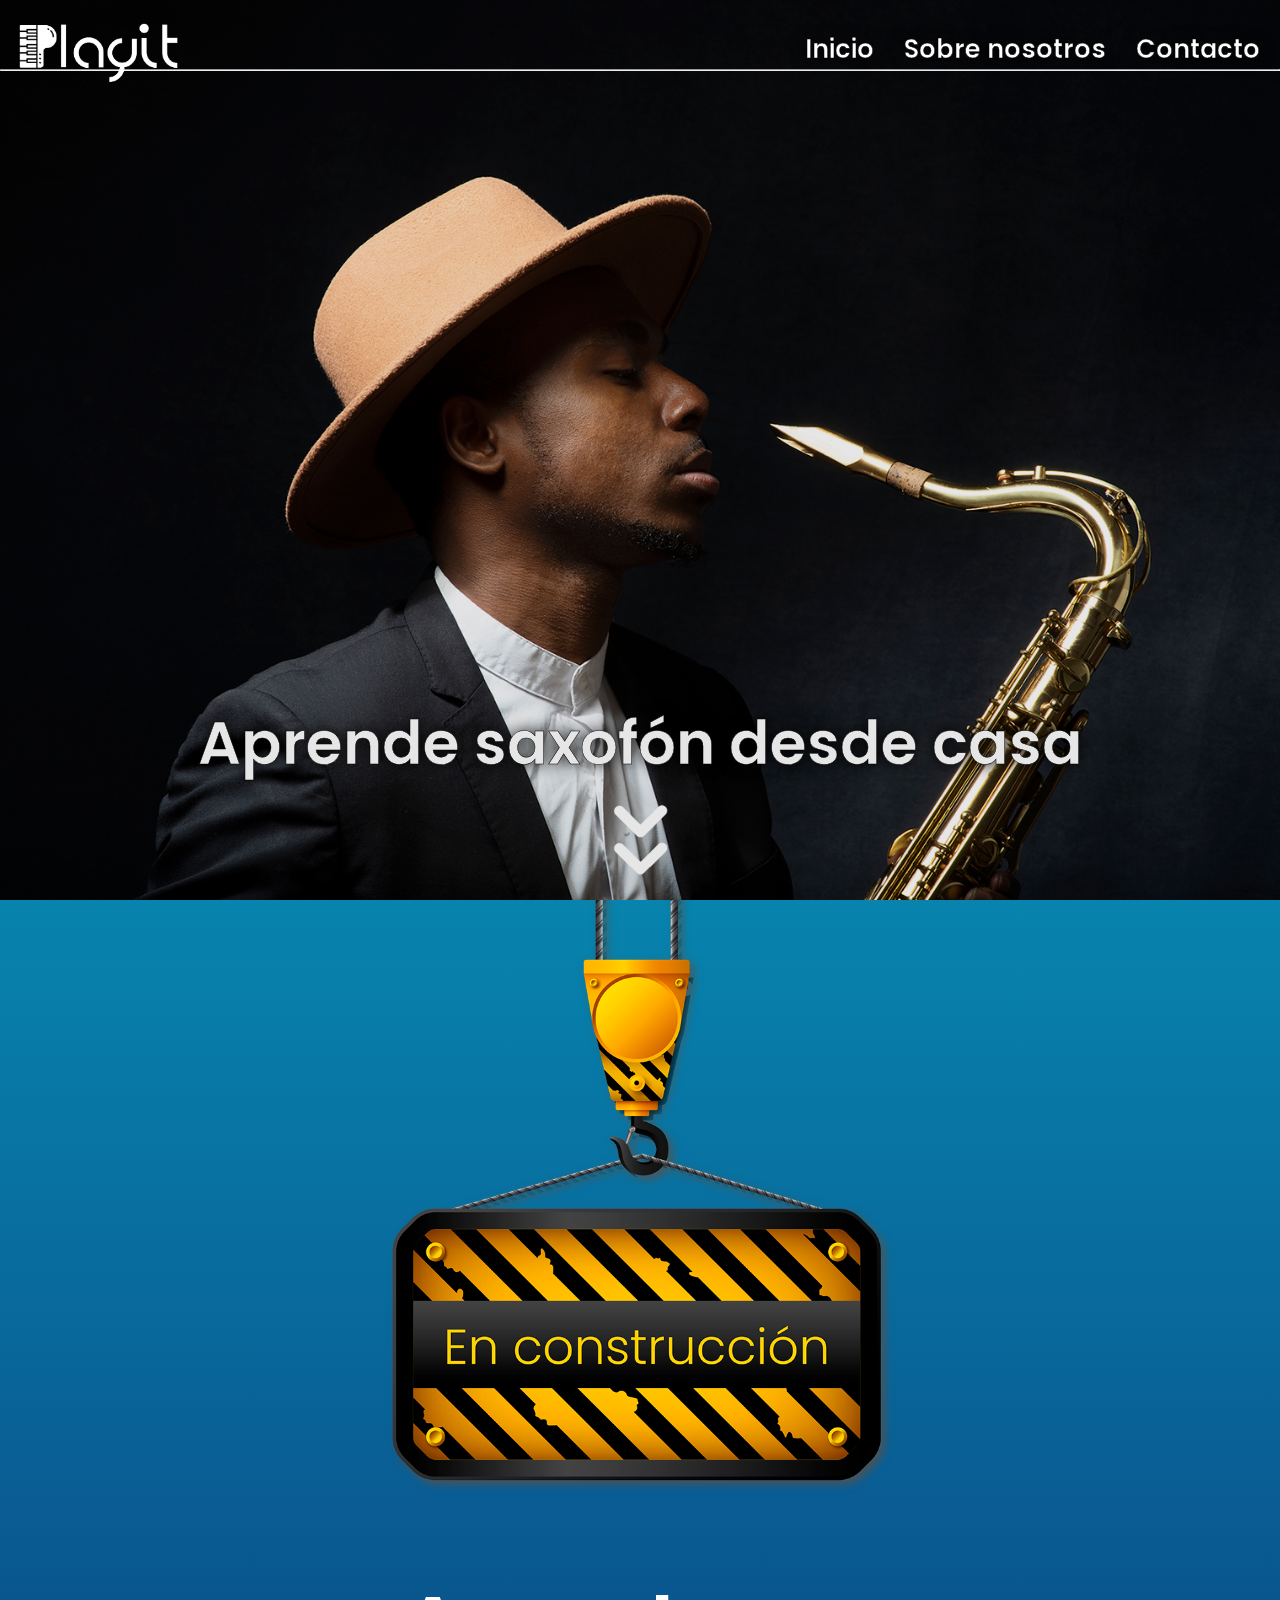
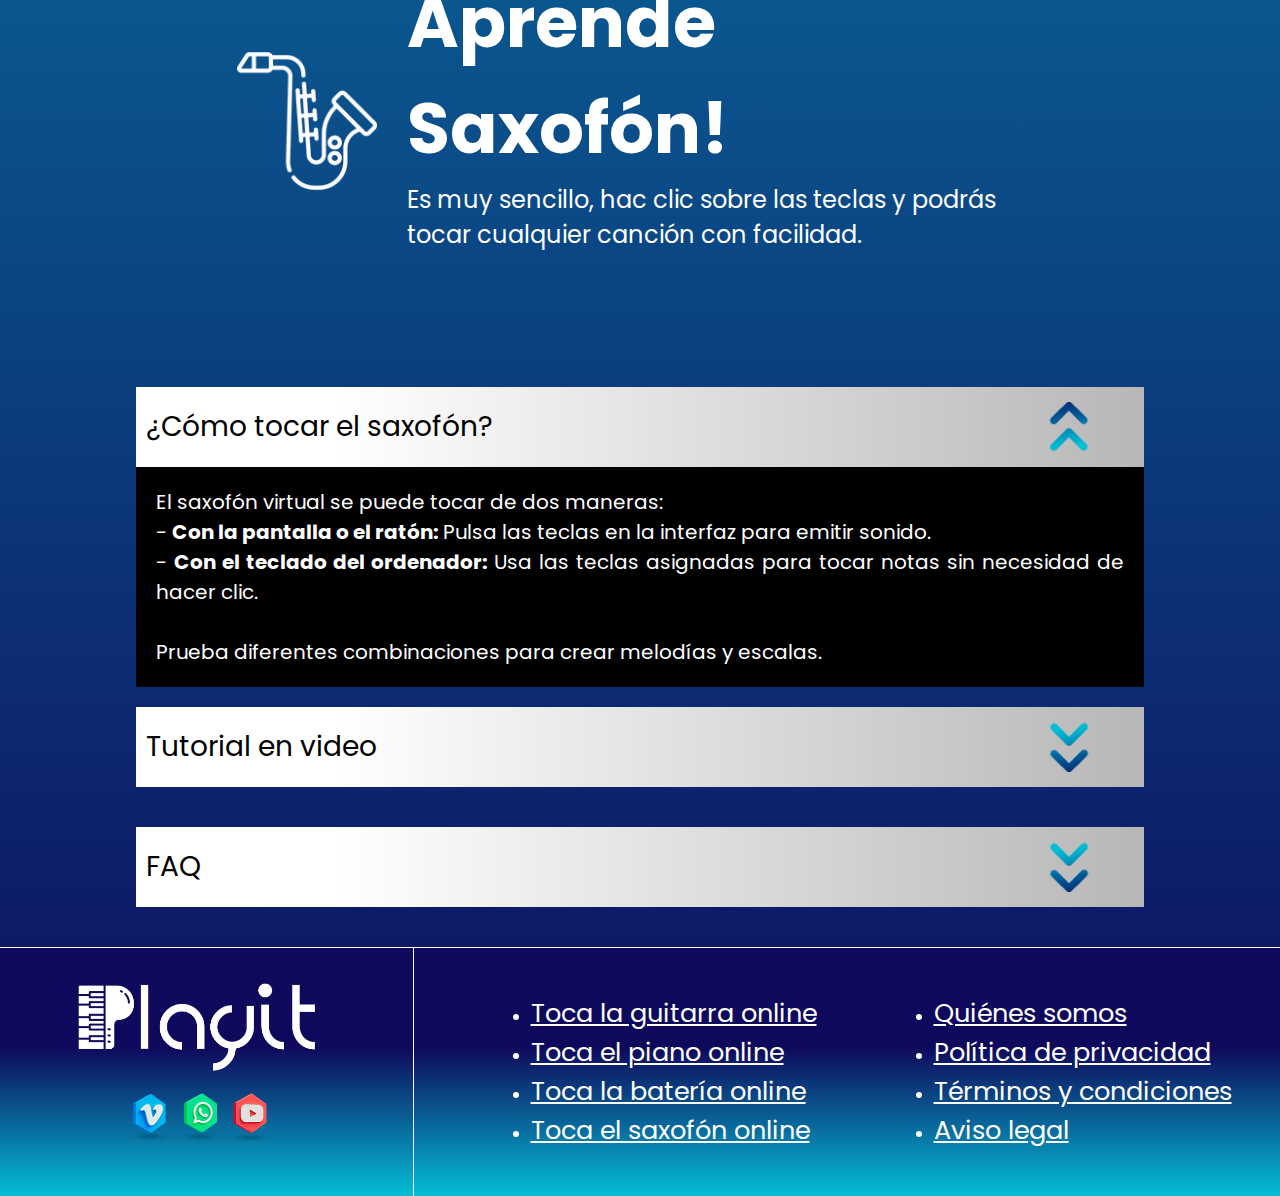
<file: pages/saxo.html>
<!DOCTYPE html>
<html lang="es">

<head>
    <meta charset="UTF-8">
    <meta name="viewport" content="width=device-width, initial-scale=1.0">
    <title>Toca el Saxofón</title>
    <link rel="stylesheet" href="../src/css/style.css">
    <link rel="stylesheet" href="../src/css/inConstructionPage.css">
    <link rel="stylesheet" href="../src/css/underInstrument.css">
    <link rel="stylesheet" href="../src/css/style.css">
    <link rel="stylesheet" href="https://cdn.jsdelivr.net/npm/bootstrap-icons@1.11.3/font/bootstrap-icons.min.css">
</head>

<body class="body">
    <header>
        <img src="../public/img/logo_blanco.png" class="logo">
        <button class="menu-toggle"><i class="bi bi-list"></i></button>
        <nav class="nav">
            <button class="close-menu"><i class="bi bi-x"></i></button>
            <ul class="nav-links">
                <li><a href="../index.html">Inicio</a></li>
                <li><a href="../pages/about-us.html">Sobre nosotros</a></li>
                <li><a href="../pages/contact.html">Contacto</a></li>
            </ul>
        </nav>

        <hr class="divider">
    </header>
    <div class="hero" id="saxoHero">
        <p>Aprende saxofón desde casa</p>
        <img class="mouse-icon" id="mouse-icon" src="../public/img/FLECHAS_HERO.png">
    </div>
    <main id="mainContent">
        <section class="content">
            <img class="inConstructionImg" src="../public/img/en_construccion.png"
                alt="Grua sujetando un cartel que pone en construcción.">
            <section class="infoSection">
                <img class="instrumentIcon" src="../public/img/icono_saxofon.png" alt="icono de una batería.">
                <div class="text-content">
                    <h2>Aprende Saxofón!</h2>
                    <p>Es muy sencillo, hac clic sobre las teclas y podrás tocar cualquier canción con facilidad.</p>
                </div>
            </section>
            <div class="accordion">
                <div class="accordion-item active">
                    <div class="accordion-header">¿Cómo tocar el saxofón?</div>
                    <div class="accordion-content">
                        <p>El saxofón virtual se puede tocar de dos maneras:<br>
                            - <strong>Con la pantalla o el ratón:</strong> Pulsa las teclas en la interfaz para emitir
                            sonido.<br>
                            - <strong>Con el teclado del ordenador:</strong> Usa las teclas asignadas para tocar notas
                            sin
                            necesidad de hacer clic.<br><br>
                            Prueba diferentes combinaciones para crear melodías y escalas.</p>
                    </div>
                </div>

                <div class="accordion-item">
                    <div class="accordion-header">Tutorial en video</div>
                    <div class="accordion-content">
                        <p>Mira este video para aprender a tocar el saxofón virtual y sacarle el máximo partido. </p>
                        <iframe width="560" height="315"
                            src="https://www.youtube.com/embed/uk2qkx4oyHs?si=QnJnKhXKosWduQkT"
                            title="YouTube video player" frameborder="0"
                            allow="accelerometer; autoplay; clipboard-write; encrypted-media; gyroscope; picture-in-picture; web-share"
                            referrerpolicy="strict-origin-when-cross-origin" allowfullscreen></iframe>
                    </div>
                </div>
                <div class="accordion-item">
                    <div class="accordion-header">FAQ</div>
                    <div class="accordion-content">
                        <p><strong>- ¿Necesito un saxofón real para aprender?</strong><br>
                            No, puedes empezar con el saxofón virtual para familiarizarte con las notas y la digitación
                            antes de usar un instrumento real.<br>
                            <br>
                            <strong>- ¿Puedo sostener una nota como en un saxofón real?</strong><br>
                            Sí, mantén pulsada la tecla o el clic para alargar el sonido y simular el soplo del
                            instrumento.<br>
                            <br>
                            <strong>- ¿Puedo cambiar el tono del saxofón?</strong><br>
                            Algunas versiones del saxofón virtual permiten ajustes en la configuración de sonido para
                            cambiar la tonalidad o el timbre.<br>
                            <br>
                            <strong>- ¿Es difícil aprender a tocar el saxofón?</strong><br>
                            No, con práctica constante puedes aprender las escalas y melodías básicas en poco
                            tiempo.<br>
                        </p>

                    </div>
                </div>
            </div>
        </section>
    </main>
    <footer>
        <div class="logo-and-icons">
            <img src="../public/img/logo_blanco.png" class="logo">
            <img src="../public/img/SET_ICONOS_3D_PK.png" class="socialIcons">
        </div>
        <ul>
            <li><a href="../pages/guitar.html">Toca la guitarra online</a></li>
            <li><a href="../pages/piano.html">Toca el piano online</a></li>
            <li><a href="../pages/drums.html">Toca la batería online</a></li>
            <li><a href="../pages/saxo.html">Toca el saxofón online</a></li>
        </ul>
        <ul>
            <li><a href="../pages/about-us.html">Quiénes somos</a></li>
            <li><a href="#">Política de privacidad</a></li>
            <li><a href="#">Términos y condiciones</a></li>
            <li><a href="#">Aviso legal</a></li>
        </ul>

    </footer>
    <script src="../src/js/accordion.js"></script>
    <script src="../src/js/header-scroll-and-nav.js"></script>
</body>

</html>
</file>
<file: src/css/style.css>
@import url('https://fonts.googleapis.com/css2?family=Poppins:wght@400;500;600;700&display=swap');
* {
    box-sizing: border-box;
    margin: 0;
    padding: 0;
}

body {
    background: linear-gradient(180deg, #04bed4 0%, #0e095c 100%);
    margin: 0;
    padding: 0;
    box-sizing: border-box;
    font-family: 'Poppins', sans-serif;
}

header {
    display: flex;
    justify-content: space-between;
    align-items: center;
    background-color: rgba(0, 0, 0, 0);
    transition: background-color 0.3s ease;
    position: fixed;
    top: 0;
    width: 100%;
    z-index: 1000;
    padding: 0rem;
    margin-bottom: 0;
}


.divider {
    position: absolute;
    line-height: 0.188rem;
    width: 100%;
    top: 70%;
    z-index: -1;
}

header.bg-color {
    background-color: #0e095c;
}

.nav {
    top: 0%;
    padding-right: 1.25rem;
}

.menu-toggle,
.close-menu {
    display: none;
}

.nav-links {
    display: flex;
    list-style: none;
    gap: 1.875rem;
}

.nav-links li {
    color: white;
    margin-bottom: 0;
    padding-bottom: 0px;
    font-size: 1.6rem;

}

.nav-links a {
    color: white;
    text-decoration: none;
    font-weight: 600;
    text-shadow: 0px 0px 15px rgba(0, 0, 0, 1);
    -webkit-text-stroke: 0.5px black;
}

.logo {
    object-fit: contain;
    width: 12.5rem;
}

.hero {
    z-index: 1;
    margin-top: 0px;
    height: 100vh;
    width: 100%;
    background-position: center;
    background-repeat: no-repeat;
    background-size: cover;
    filter: brightness(90%);
    display: flex;
    flex-direction: column;
    align-items: center;
    justify-content: flex-end;
}

.hero p {
    font-size: 3.75rem;
    z-index: 2;
    text-align: center;
    padding: 0.625rem;
    color: white;
    font-weight: 600;
    text-shadow: 0px 0px 15px rgba(0, 0, 0, 1);
    -webkit-text-stroke: 0.5px black;
}

.mouse-icon {
    width: 4.438rem;
    margin-bottom: 20px;
    animation: bouncing-arrows 1s infinite ease-in-out;
    cursor: pointer;

}

@keyframes bouncing-arrows {

    0%,
    100% {
        transform: translateY(0);
    }

    50% {
        transform: translateY(10px);
    }
}


footer {
    display: flex;
    align-items: center;
    justify-content: space-around;
    gap: 1.25rem;
    background: linear-gradient(180deg, #0e095c 40%, #04bed4 100%);
    border-top: 0.05rem solid white;
    width: 100%;
}

.logo-and-icons {
    display: flex;
    flex-direction: column;
    justify-content: center;
    align-items: center;
    border-right: 0.05rem solid white;
    padding-right: 5%;
    gap: 0rem;
}

footer .logo {
    width: 18.75rem;
    margin-bottom: -3.125rem;
}

.socialIcons {
    width: 9.375rem;
    height: 9.375rem;
    object-fit: contain;
}

footer ul {
    display: flex;
    flex-direction: column;
}

footer ul a {
    color: white;
    font-size: 1.6rem;
}

footer ul li {
    color: white;
}

@media (max-width: 768px)
/*móviles*/
    {
    header {
        background-color: #0e095c;
        height: 8%;
    }

    header .logo {
        width: 30vw;
    }

    .divider {
        display: none;
    }

    .menu-toggle,
    .close-menu {
        display: block;
        border: 0;
        font-size: 3rem;
        background-color: transparent;
        color: white;
        font-style: oblique;
        cursor: pointer;
    }

    .nav {
        visibility: hidden;
        opacity: 0;
        display: flex;
        flex-direction: column;
        align-items: end;
        gap: 1rem;
        position: fixed;
        top: 0;
        right: 0;
        bottom: 0;
        background-color: rgb(14, 5, 90, 0.96);
        padding: 2rem;
        box-shadow: 0 0 0 100vmax rgba(0, 0, 0, 0.8);
    }

    .nav.visible {
        visibility: visible;
        opacity: 1;
    }


    .nav-links {
        flex-direction: column;
        align-items: end;
    }

    footer {
        flex-direction: column;
        text-align: center;
        gap: 0;
        padding-bottom: 40px;
    }

    .logo-and-icons {
        padding: 0;
        border: 0;
    }

    footer li {
        list-style: none;
    }

    footer ul a {
        font-size: 1.5rem;
    }

}

@media (min-width: 768px) and (max-width: 1024px) {

    footer {
        flex-direction: column;
        text-align: center;
        gap: 0;
        padding-bottom: 40px;
    }

    .logo-and-icons {
        padding: 0;
        border: 0;
    }

    footer li {
        list-style: none;
    }

    footer ul a {
        font-size: 2rem;
    }
}
</file>
<file: src/css/home.css>
body {
    display: flex;
    flex-direction: column;


    align-items: center;
    justify-content: center;

}

main {
    display: flex;
    flex-direction: column;
    max-width: 80%;
}

.hero {
    background-image: url("../../public/img/img_hero_home.webp");
}

.schoolDescription {
    color: white;
    margin: 2.5rem 0;
    display: flex;
    flex-direction: column;
    align-items: center;
    justify-content: center;
}

.schoolDescription h2 {
    text-align: center;
    font-size: 2.5rem;
    margin: 6.25rem 0 6.25rem 0;
}

.schoolDescriptionContent {
    display: flex;
    justify-content: center;
    align-items: center;
    max-width: 90%;
    margin: 0 0 3.125rem 0;
    gap: 6.25rem;

}

.schoolDescriptionImage {
    flex: 1;
    width: 31.25rem;
    height: 31.25rem;
    object-fit: contain;
}

.schoolDescriptionText {
    flex: 1;
    font-size: 1.875rem;
    padding: 0rem;
    text-align: center;
}

.aboutInstruments {
    margin: 3.125rem;
    display: flex;
    flex-direction: column;
}

.instrumentsCarousel {
    display: flex;
    justify-content: center;
    gap: 0.938rem;
    padding-bottom: 1.25rem;
}

#piano-carousel {
    background-image: url("../../public/img/img_hero_piano.jpg");
}

#guitar-carousel {
    background-image: url("../../public/img/img_hero_guitarra.webp");
}

#drums-carousel {
    background-image: url("../../public/img/img_hero_bateria.webp");
}

#saxophone-carousel {
    background-image: url("../../public/img/img_home_saxofon.png");
}

.carouselImages {
    width: 12.5rem;
    height: 28.125rem;
    border-radius: 1.875rem;
    background-size: cover;
    cursor: pointer;
    transition: all 0.3s ease;
    position: relative;
    margin-bottom: 5rem;
}

.carouselImages::before {
    content: "";
    position: absolute;
    border-radius: 1.875rem;
    top: 0;
    left: 0;
    width: 100%;
    height: 100%;
    background: rgba(0, 0, 0, 0.6);
  }

.carouselImages::after {
    content: "";
    position: absolute;
    top: 95%;
    right: 3%;
    width: 100%;
    height: 20%;
    background: linear-gradient(to bottom, rgba(255, 255, 255, 0.5), rgba(255, 255, 255, 0));
    transform: scaleY(-1);
    opacity: 0.2;
    border-radius: 1.875rem;
    filter: blur(0.313rem)
}

.selected {
    width: 37.5rem;
    height: 28.125rem;
}

.selected::before {
    background: rgba(0, 0, 0, 0.1);
}

.selected .icon-and-text {
    opacity: 1;
    transition: all 0.3s ease-in-out;
}

.home-icons {
    width: 5rem;
    height: 5rem;
}

.icon-and-text {
    color: white;
    position: absolute;
    left: 10%;
    bottom: 10%;
    font-size: 2.813rem;
    opacity: 0;
}


.aprendeJugando {
    display: flex;
    color: white;
    justify-content: center;
    align-items: center;
    margin: 2.5rem 0 6.25rem 0;


}

.aprendeJugandoText h2 {
    font-size: 3.125rem;
}

.aprendeJugandoText p {
    font-size: 1.875rem;
    margin-top: 0.625rem;
}

.aprendeJugando img {
    width: 12.5rem;
}

@media (max-width: 768px) {


    .instrumentsCarousel {
        display: flex;
        flex-direction: column;
        justify-content: center;
        align-items: center;
        gap: 0.5rem;
        padding-bottom: 0rem;
        margin-bottom: 0;
        gap: 10px;
        margin-bottom: 2rem;
    }

    .carouselImages {
        width: 18rem;
        height: 6rem;
        margin-bottom: 0;
    }

    .selected {
        width: 18rem;
        height: 18rem;
    }

    .carouselImages::after {
        content: "";
        position: absolute;
        bottom: 110%;
        left: 0%;
        right: 0%;
        width: 100%;
        height: 20%;
        background: linear-gradient(to bottom, rgba(255, 255, 255, 0.5), rgba(255, 255, 255, 0));
        transform: scaleY(-1);
        opacity: 0.5;
        border-radius: 1.875rem;
        filter: blur(0.313rem);

    }

    .icon-and-text p {
        font-size: 1.5rem;
    }

    .home-icons {
        width: 3rem;
        height: 3rem;
    }

    .schoolDescription {
        margin-bottom: 0;
    }

    .schoolDescriptionContent {
        flex-direction: column-reverse;
        align-items: center;
        gap: 0.2rem;
        margin-bottom: 0;
    }

    .schoolDescription h2 {
        font-size: 1.8rem;
        padding: 0 1.563rem 0 1.563rem;
        margin-top: 0;
        margin-bottom: 30px;
    }

    .schoolDescriptionText {
        font-size: 1.3rem;
        padding: 3.125rem 0.8rem 1.25rem 0.8rem;
        text-align: center;
    }

    .schoolDescriptionImage {
        width: 18.75rem;
    }


    .aprendeJugando {
        flex-wrap: wrap;
        margin: 1.875rem 0;
        gap: 1rem
    }

    .aprendeJugandoText p {
        font-size: 1.2rem;
        padding: 0 0;
        text-align: center;

    }

    .aprendeJugandoText h2 {
        font-size: 1.5rem;
        text-align: center;
    }

    .aprendeJugando img {
        width: 5.8rem;
    }

}

@media (min-width: 768px) and (max-width: 1024px) {

    .schoolDescription {
        margin-bottom: 0;
    }

    .schoolDescriptionContent {
        flex-direction: column-reverse;
        align-items: center;
        gap: 0.2rem;
        margin-bottom: 0;
    }

    .schoolDescription h2 {
        font-size: 2rem;
        padding: 0 1.563rem 0 1.563rem;
        margin-top: 2rem;
        margin-bottom: 30px;
    }

    .schoolDescriptionText {
        font-size: 1.5rem;
        padding: 3.125rem 0.8rem 1.25rem 0.8rem;
        text-align: center;
    }

    .schoolDescriptionImage {
        width: 22rem;
    }
    .instrumentsCarousel {
        display: flex;
        flex-direction: column;
        justify-content: center;
        align-items: center;
        gap: 0.5rem;
        padding-bottom: 0rem;
        margin-bottom: 0;
        gap: 10px;
        margin-bottom: 2rem;
    }

    .carouselImages {
        width: 24rem;
        height: 22rem;
        margin-bottom: 0;
    }

    .selected {
        width: 30rem;
        height: 22rem;
    }

    .carouselImages::after {
        content: "";
        position: absolute;
        bottom: 110%;
        left: 0%;
        right: 0%;
        width: 100%;
        height: 20%;
        background: linear-gradient(to bottom, rgba(255, 255, 255, 0.5), rgba(255, 255, 255, 0));
        transform: scaleY(-1);
        opacity: 0.5;
        border-radius: 1.875rem;
        filter: blur(0.313rem);

    }

    .icon-and-text p {
        font-size: 1.5rem;
    }

    .home-icons {
        width: 3rem;
        height: 3rem;
    }



    .aprendeJugando {
        flex-wrap: wrap;
        padding-top: 3rem;
        gap: 1rem
    }

    .aprendeJugandoText p {
        font-size: 1.6rem;
        padding: 0 0;
        text-align: center;

    }

    .aprendeJugandoText h2 {
        font-size: 2rem;
        text-align: center;
    }

    .aprendeJugando img {
        width: 5.8rem;
    }

}
</file>
<file: src/css/contact.css>
body {
    justify-content: center;
    align-items: center;
    height: 100vh;
    background: linear-gradient(180deg, #04bed4 0%, #0e095c 100%);
    font-family: poppins;
  }

  .hero {
    background-image: url("../../public/img/contact-hero.jpg");
  }
  .hero::before {
    content: "";
    z-index: 0;
    position: absolute;
    top: 0;
    left: 0;
    width: 100%;
    height: 100%;
    background: rgba(0, 0, 0, 0.2); 
    pointer-events: none; 
  }
  
  .content {
    padding: 5% 5%;

  }

  .form-container {
    background-color: #04bed4;
    padding: 5%;
    border-radius: 25px;
    display: flex;
    flex-direction: column;
    gap: 15px;
    max-width: 700px;
    margin:  auto;
    height: auto;
    
  }

  .form-container h2 {
    text-align: center;
    color: white;
    font-size: 50px;
    margin-bottom: 50px;
    font-family: poppins;
  }
  

  .form-row {
    display: flex;
    gap: 30px;
  }
  
  .form-field {
    display: flex;
    flex-direction: column;
    flex: 1;
  }
  
 
  input,
  textarea {
    padding: 10px;
    border: 1px solid #ccc;
    border-radius: 5px;
    font-size: 16px;
    width:100%;
    font-family: poppins;
    font-weight: 600;
  }

  #mensaje {
    resize: none;
  }
  
  
  button {
    padding: 10px 60px;
    background-color: #0e095c;
    color: white;
    border: none;
    border-radius: 20px;
    font-size: 20px;
    cursor: pointer;
    align-self: flex-end;
  }
  
  button:hover {
    background-color: #0056b3;
  }
  
  textarea {
      resize: vertical; 
      min-height: 100px;
  }

  @media (max-width: 600px) {
      .form-container {
          padding: 10%;
      }
  
      .form-row {
          flex-direction: column;
          gap: 15px;
      }
  
      input,
      textarea {
          padding: 10px;
      }
  
      button {
          padding: 10px 15px;
      }
  }
  

  
  @media (min-width: 769px) and (max-width: 1024px) {
      .form-container {
          max-width: 70%; 
      }
  
      button {
          width: auto; 
      }
  }

  .invalid {
    border: solid 1px red;
    box-shadow:0 0 10px red ;
  
  }
  
  .error {
    color:rgb(156, 16, 16);
    font-weight: 500;
    
  }
</file>
<file: src/css/inConstructionPage.css>
@import url('https://fonts.googleapis.com/css2?family=Poppins:wght@400;500;600;700&display=swap');

* {
    box-sizing: border-box;
    margin: 0;
    padding: 0;
}

body {
    background: linear-gradient(180deg, #04bed4 0%, #0e095c 100%);
    min-height: 100vh;
    font-family: 'Poppins', sans-serif;
    display: flex;
    flex-direction: column;
    justify-content: center;
    align-items: center;
}

#drumsHero {
    background-image: url("../../public/img/img_hero_bateria.webp");
}

#guitarHero {
    background-image: url("../../public/img/img_hero_guitarra.webp");
}

#saxoHero {
    background-image: url("../../public/img/img_home_saxofon.png");
}

.inConstructionImg {
    height: 600px;
    margin-bottom: 20px;
}

.content {
    width: 100%;
    max-width: 1008px;
    margin-top: 0px;
    display: flex;
    flex-direction: column;
    align-items: center;
}

@media (max-width: 768px) {
    .content {
        width: 95%;
        display: flex;
        flex-direction: column;
        align-items: center;
    }

    .inConstructionImg {
        height: 400px;
    }

}
</file>
<file: src/css/underInstrument.css>
.infoSection {
    justify-self: center;
    width: 80%;
    display: flex;
    align-items: center;
    color: white;
    margin: 50px 0 135px 0;
    gap: 30px;
}

.instrumentIcon {
    width: 140px;
    height: 140px;
    margin-top: 20px;
}

.infoSection h2 {
    font-size: 70px;
    margin: 0;
}

.infoSection p {
    font-size: 24px;
}

.infoSection .text-content {
    display: flex;
    flex-direction: column;
}

.accordion {
    width: 100%;
    max-width: 1008px;
    margin: 0 auto;
}

@media (max-width: 768px) {
    .content {
        width: 100%;
        padding: 0 1rem;
    }

    .accordion {
        width: 100%;
        margin: 0 auto;
    }

    .accordion-item {
        width: 100%;
    }

}

@media (min-width: 768px) and (max-width: 1024px) {
    .content {
        width: 100%;
        padding: 0 2rem;
    }

    .accordion {
        width: 100%;
        margin: 0 auto;
    }

    .accordion-item {
        width: 100%;
    }
}

.accordion-item {
    width: 100%;
    position: relative;
}

.accordion-header {
    position: relative;
    padding: 0 10px;
    width: 100%;
    background: linear-gradient(90deg, #ffffff 20%, #b7b7b7 100%);
    height: 80px;
    font-size: 28px;
    align-items: center;
    display: flex;
    cursor: pointer;
}

.accordion-header::before {
    right: 5%;
    position: absolute;
    content: "";
    display: block;
    width: 50px;
    height: 50px;
    background-image: url('/public/img/FLECHAS.png');
    background-size: cover;
    background-position: center;
}

.accordion-content {
    display: flex;
    flex-direction: column;
    align-items: center;
    color: white;
    padding: 20px;
    max-height: 0;
    position: relative;
    overflow: hidden;
    font-size: 20px;
    width: 100%;
    transition: 0.5s;
    text-align: justify;
    background: black;
    opacity: 0;
}

.accordion .accordion-item.active .accordion-content {
    max-height: 2000px;
    opacity: 1;
    margin-bottom: 20px;

}

.accordion .accordion-item.active .accordion-header::before {
    transform: rotate(180deg);
    transition: 0.5s;
}

.accordion-content iframe {
    width: 80%;
    height: 400px;
}

@media (max-width: 768px) {
    .infoSection {
        margin-top: 40px;
        flex-direction: column;
        text-align: center;
        width: 100%;
    }

    .instrumentIcon {
        width: 100px;
        height: 100px;

    }

    .infoSection .text-content {
        align-items: center;
    }

    .infoSection h2 {
        font-size: 35px;
    }

    .infoSection p {
        font-size: 20px;
    }

    .accordion {
        width: 100%;
    }

    .accordion-header {
        font-size: 25px;
        height: 60px;
    }

    .accordion-header::before {
        width: 35px;
        height: 35px;
    }
}

@media (min-width: 768px) and (max-width: 1024px){ 
    .infoSection h2 {
        font-size: 50px;
    }

    .infoSection p {
        font-size: 30px;
    }

    .accordion-header::before {
        width: 45px;
        height: 45px;
    }
}
</file>
<file: src/css/pianoPage.css>
@import url('https://fonts.googleapis.com/css2?family=Poppins:wght@400;500;600;700&display=swap');
* {
    box-sizing: border-box;
}

body {
    background: linear-gradient(180deg, #04bed4 0%, #0e095c 100%);
    min-height: 100vh;
    margin: 0;
    font-family: 'Poppins', sans-serif;
    display: flex;
    flex-direction: column;
    justify-content: center;
    align-items: center;
}

#pianoHero {
    background-image: url("../../public/img/img_hero_piano.jpg");
}

.content {
    width: 100%;
    max-width: 1008px;
    margin-top: 40px;
    padding: 40px 0;
    display: flex;
    flex-direction: column;
    align-items: center;
}

.rotate-screen {
    display: flex;
    flex-direction: column;
    align-items: center;
    font-size: 25px;
    text-align: center;
    border: #f0f0f0 solid 5px;
    border-radius: 10px;
    padding: 20px;
    color: #f0f0f0;
    margin-bottom: 20px;
    display: none;
}

.rotate-screen i {
    font-size: 60px;
    margin: 10px 0;
    animation: rotate 4s infinite ease-in-out;
}

@keyframes rotate {
    0% {
        transform: rotate(0deg);
    }
    25% {
        transform: rotate(90deg);
    }
    50% {
        transform: rotate(0deg);
    }
    100% {
        transform: rotate(0deg);
    }
}

.piano-container {
    display: flex;
    justify-content: center;
    align-items: center;
    position: relative;
    flex:1;
    gap: 0;
    margin: 0;
    padding: 0;
    width: 100%;
}

.piano-container::before {
    content: '';
    width: 99.5%;
    position: absolute;
    top: 0;
left: 0%;
right: 0%;
    height: 20px;
    background-color: white;
    z-index: 2;
    border: #B9B9B9 solid 1px;
    margin: 0;
}

#piano {
    height: 200px;
    width: 100%;
    display: flex;
    position: relative;
padding: 0;
padding: 0;
    margin-bottom: 120px;
  
}

.white-keys {
    display: flex;
    width: 100%;
}

.white-key {
    width: 7.14%;
    height: 300px;
    background-color: white;
    border: 1px solid #B9B9B9;
    border-radius: 0 0 2px 2px;
    cursor: pointer;
    position: relative;
}

.white-key::after {
    content: attr(data-key);
    position: absolute;
    bottom: 20px;
    left: 50%;
    transform: translateX(-50%);
    font-size: 20px;
    font-weight: bold;
    color: #666;
    opacity: 0;
    transition: opacity 0.3s ease;
    text-transform: uppercase;
}

.black-key::after {
    content: attr(data-key);
    position: absolute;
    bottom: 20px;
    left: 50%;
    transform: translateX(-50%);
    font-size: 18px;
    font-weight: bold;
    color: white;
    opacity: 0;
    transition: opacity 0.3s ease;
    text-transform: uppercase;
}


.piano-container:hover .white-key::after,
.piano-container:hover .black-key::after {
    opacity: 1;
}

.white-key:hover {
    background-color: #f0f0f0;
}

.black-keys-container {
    position: absolute;
    display: flex;
    width: 100%;
}

.black-key {
    width: 50px;
    height: 200px;
    background-color: black;
    border-radius: 0 0 3px 3px;
    cursor: pointer;
    z-index: 1;
    position: absolute;
    box-shadow: 0 10px 10px rgba(0, 0, 0, 0.5);
}

.black-key:hover {
    background-color: #333;
    box-shadow: 0 0 8px rgba(0, 0, 0, 0.4),
                0 3px 3px rgba(0, 0, 0, 0.2);

}
.black-key:nth-child(1) { left: 4.8%; }  /* Do# */
.black-key:nth-child(2) { left: 12.2%; }  /* Re# */
.black-key:nth-child(3) { left: 26%; } /* Fa# */
.black-key:nth-child(4) { left: 33.5%; } /* Sol# */
.black-key:nth-child(5) { left: 40.5%; } /* La# */
/* Segunda octava */
.black-key:nth-child(6) { left: 54.7%; } /* Do# */
.black-key:nth-child(7) { left: 62%; } /* Re# */
.black-key:nth-child(8) { left: 76%; } /* Fa# */
.black-key:nth-child(9) { left: 83.5%; } /* Sol# */
.black-key:nth-child(10) { left: 90.5%; } /* La# */

@media (max-width: 768px){
    .content {
        width: 95%;
        display: flex;
        flex-direction: column;
        align-items: center;
    }



    .piano-container {
        scale: 0.75;
        display: none;
    }

    .rotate-screen {
        display: flex;
        flex-direction: column;
    }
    .piano-container:hover .white-key::after,
    .piano-container:hover .black-key::after {
        opacity: 0;
    }
  

}

.white-key.active {
    background-color: #f0f0f0;
    transform: translateY(2px);
    border: #1B3C7C solid 1px;
}

.black-key.active {
    background-color: #333;
    transform: translateY(2px);
}

@media (min-width: 768px) and (max-width: 1024px){ 
    .piano-container {
        margin-bottom: 10px;
        scale: 0.8;
        width: 100%;
        display: none;
    }
    
    .content {
        width: 95%;
        display: flex;
        flex-direction: column;
        align-items: center;
    }

    .rotate-screen {
        display: flex;
        flex-direction: column;
        align-items: center;
        font-size: 25px;
        text-align: center;
        border: #f0f0f0 solid 5px;
        border-radius: 10px;
        padding: 20px;
        color: #f0f0f0;    }

        .piano-container:hover .white-key::after,
        .piano-container:hover .black-key::after {
            opacity: 0;
        }
}

@media (orientation: landscape){

    .piano-container {
        display: flex;
        
    }

    .rotate-screen {
        display: none;
    }

  
}


@media (orientation: portrait) {
    .piano-container {
        display: none;
    }

 

    .rotate-screen {
        display: flex;
    }
}
</file>
